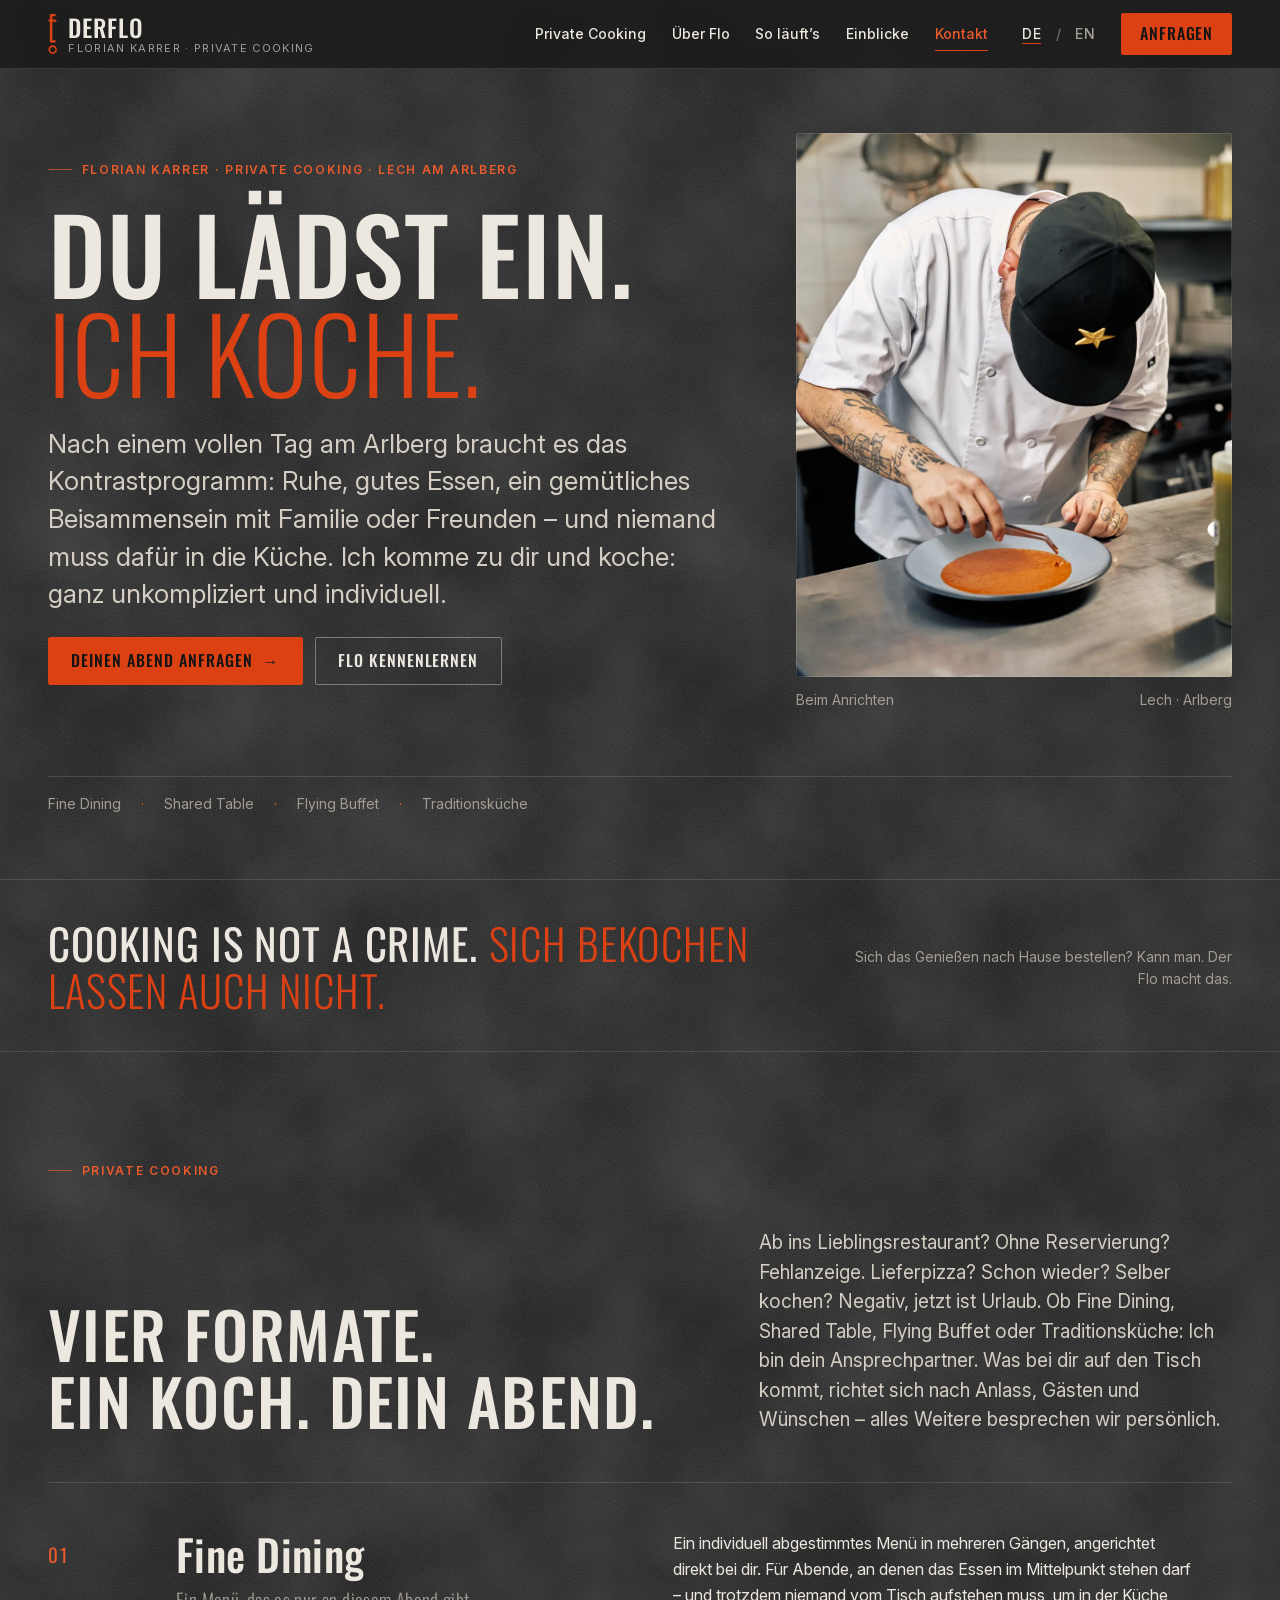
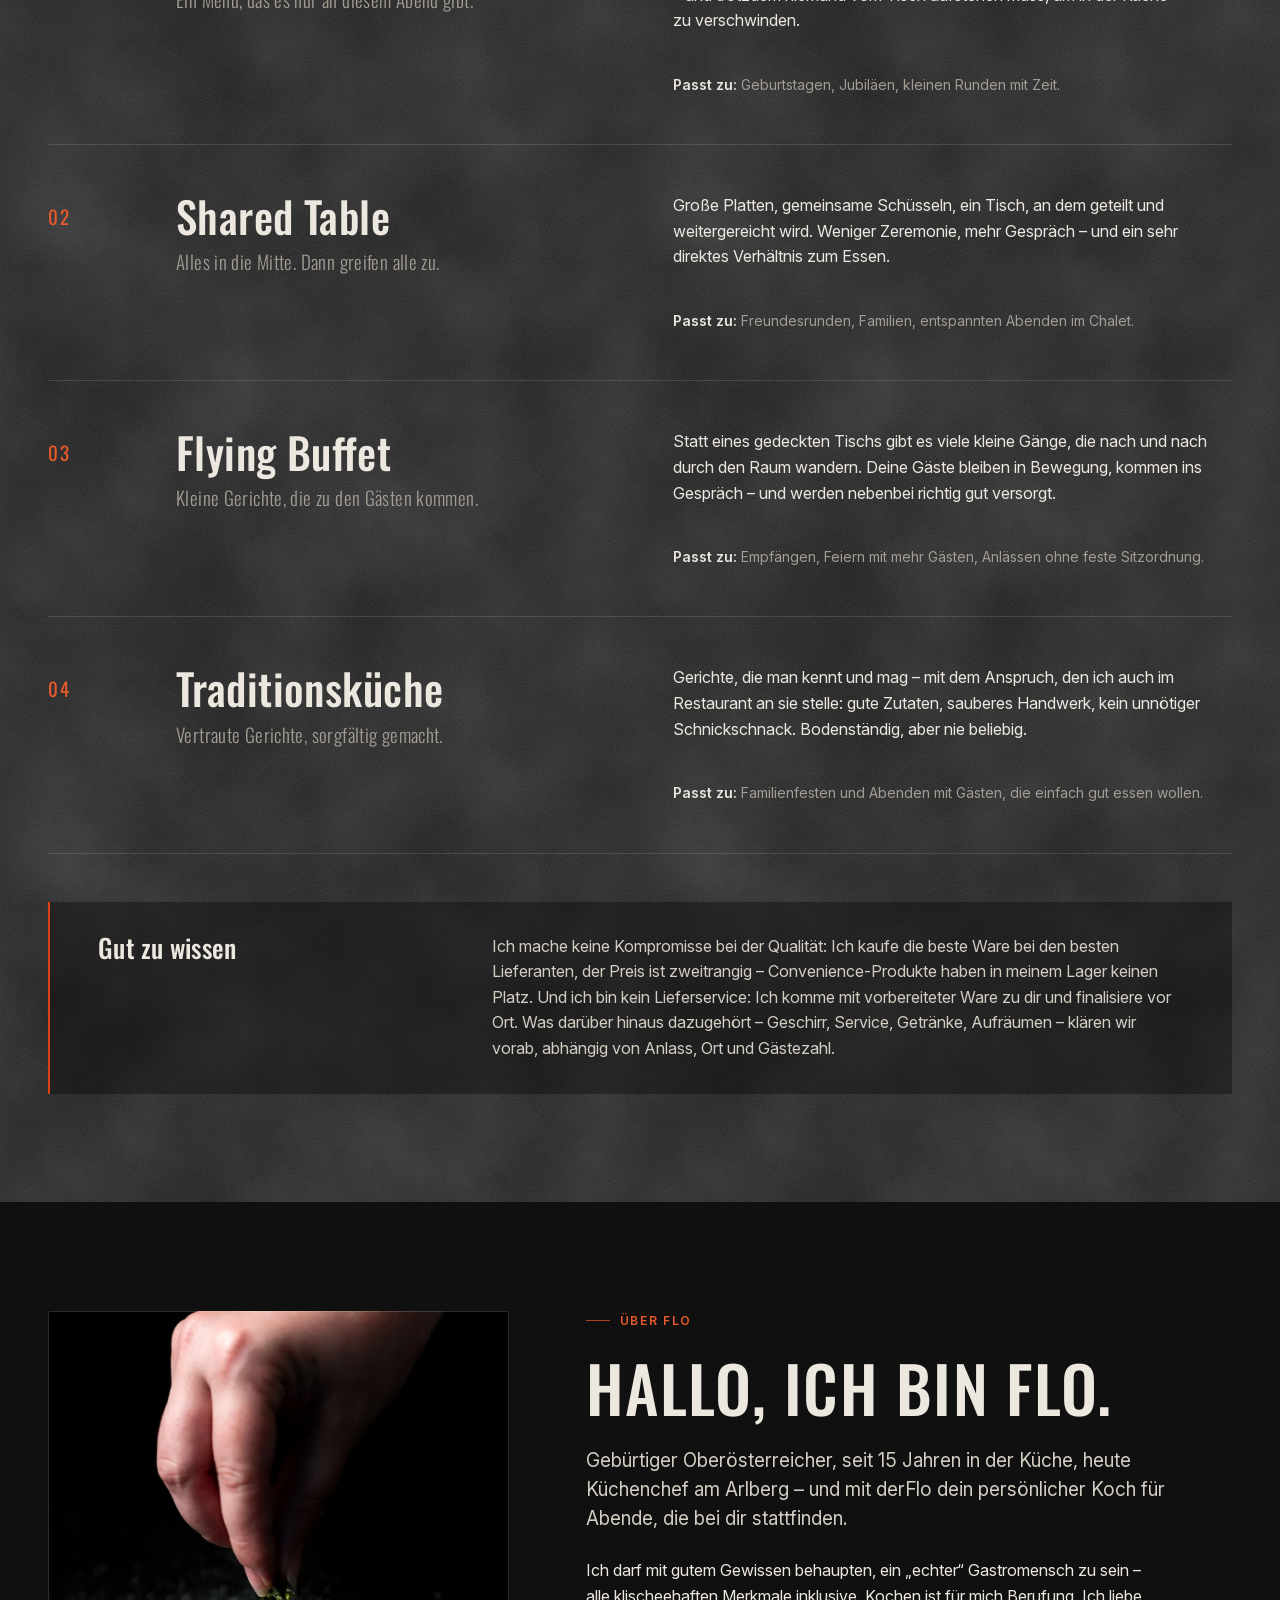
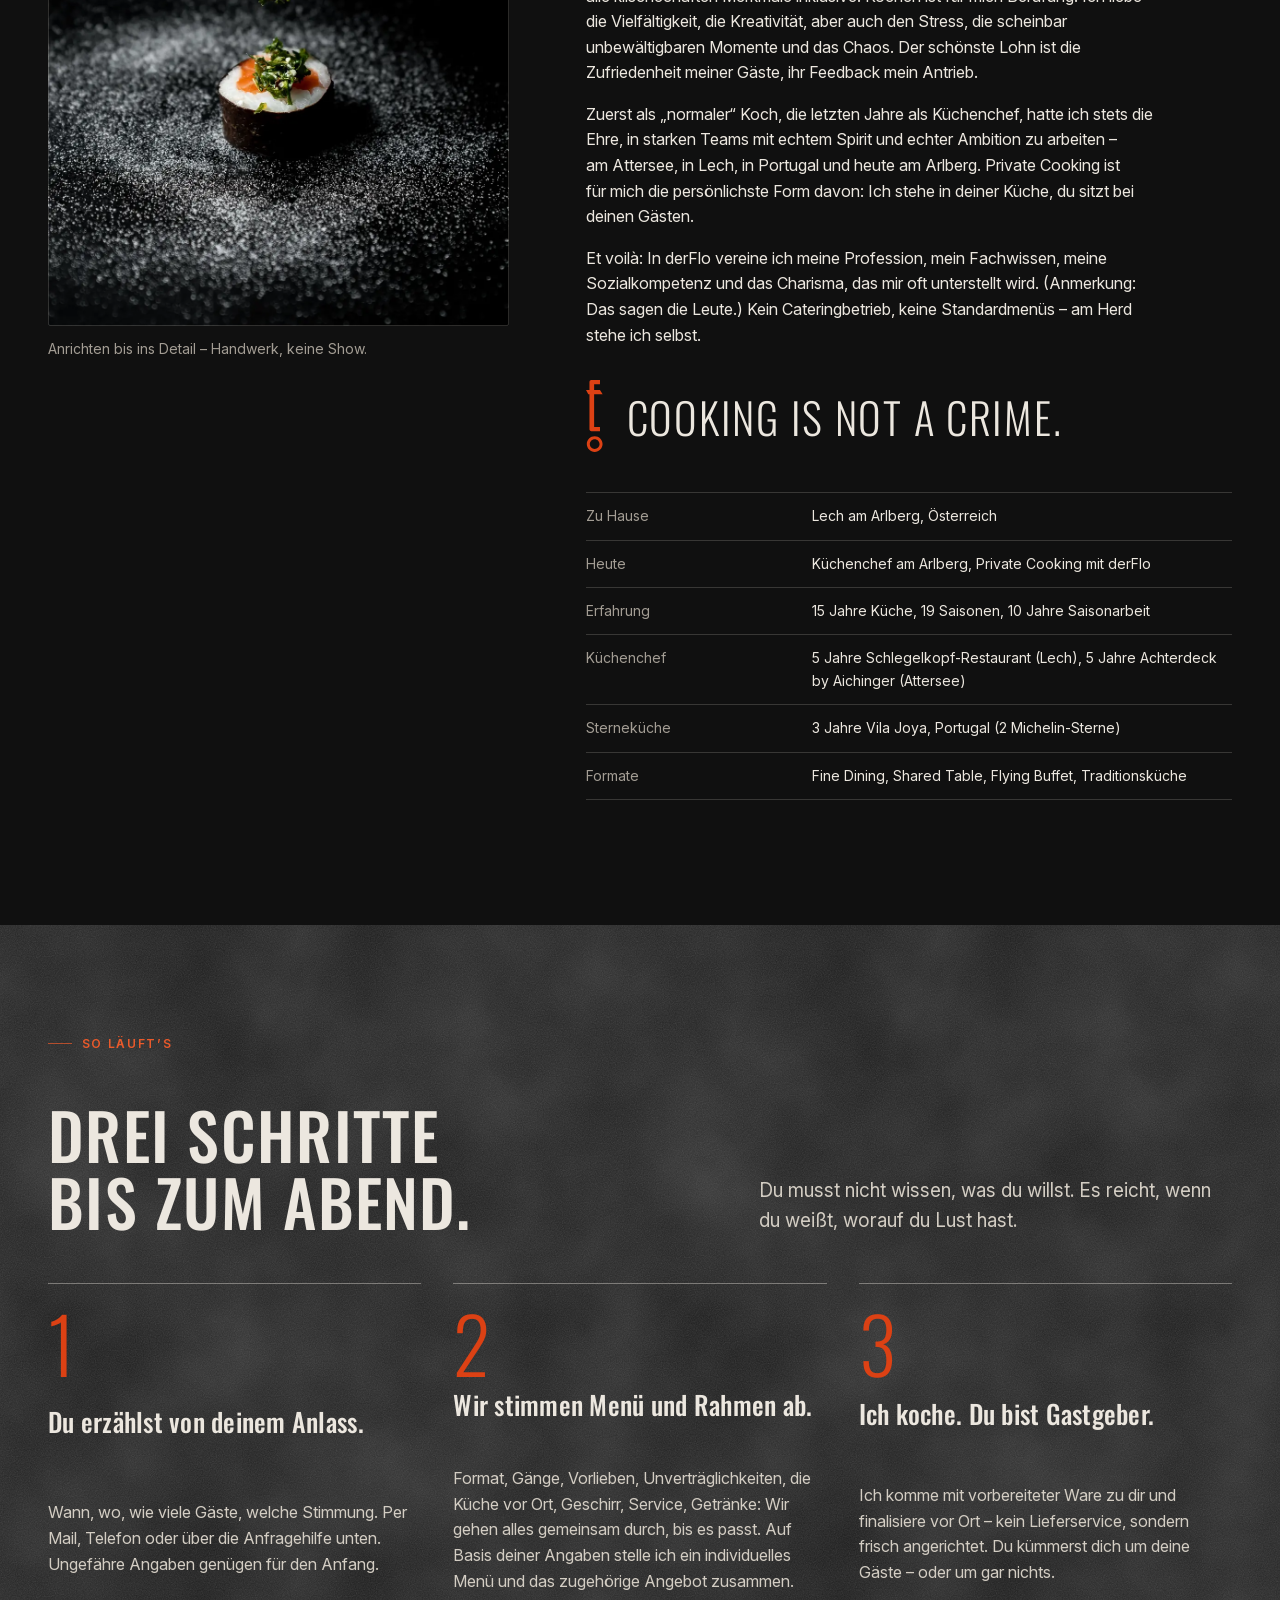
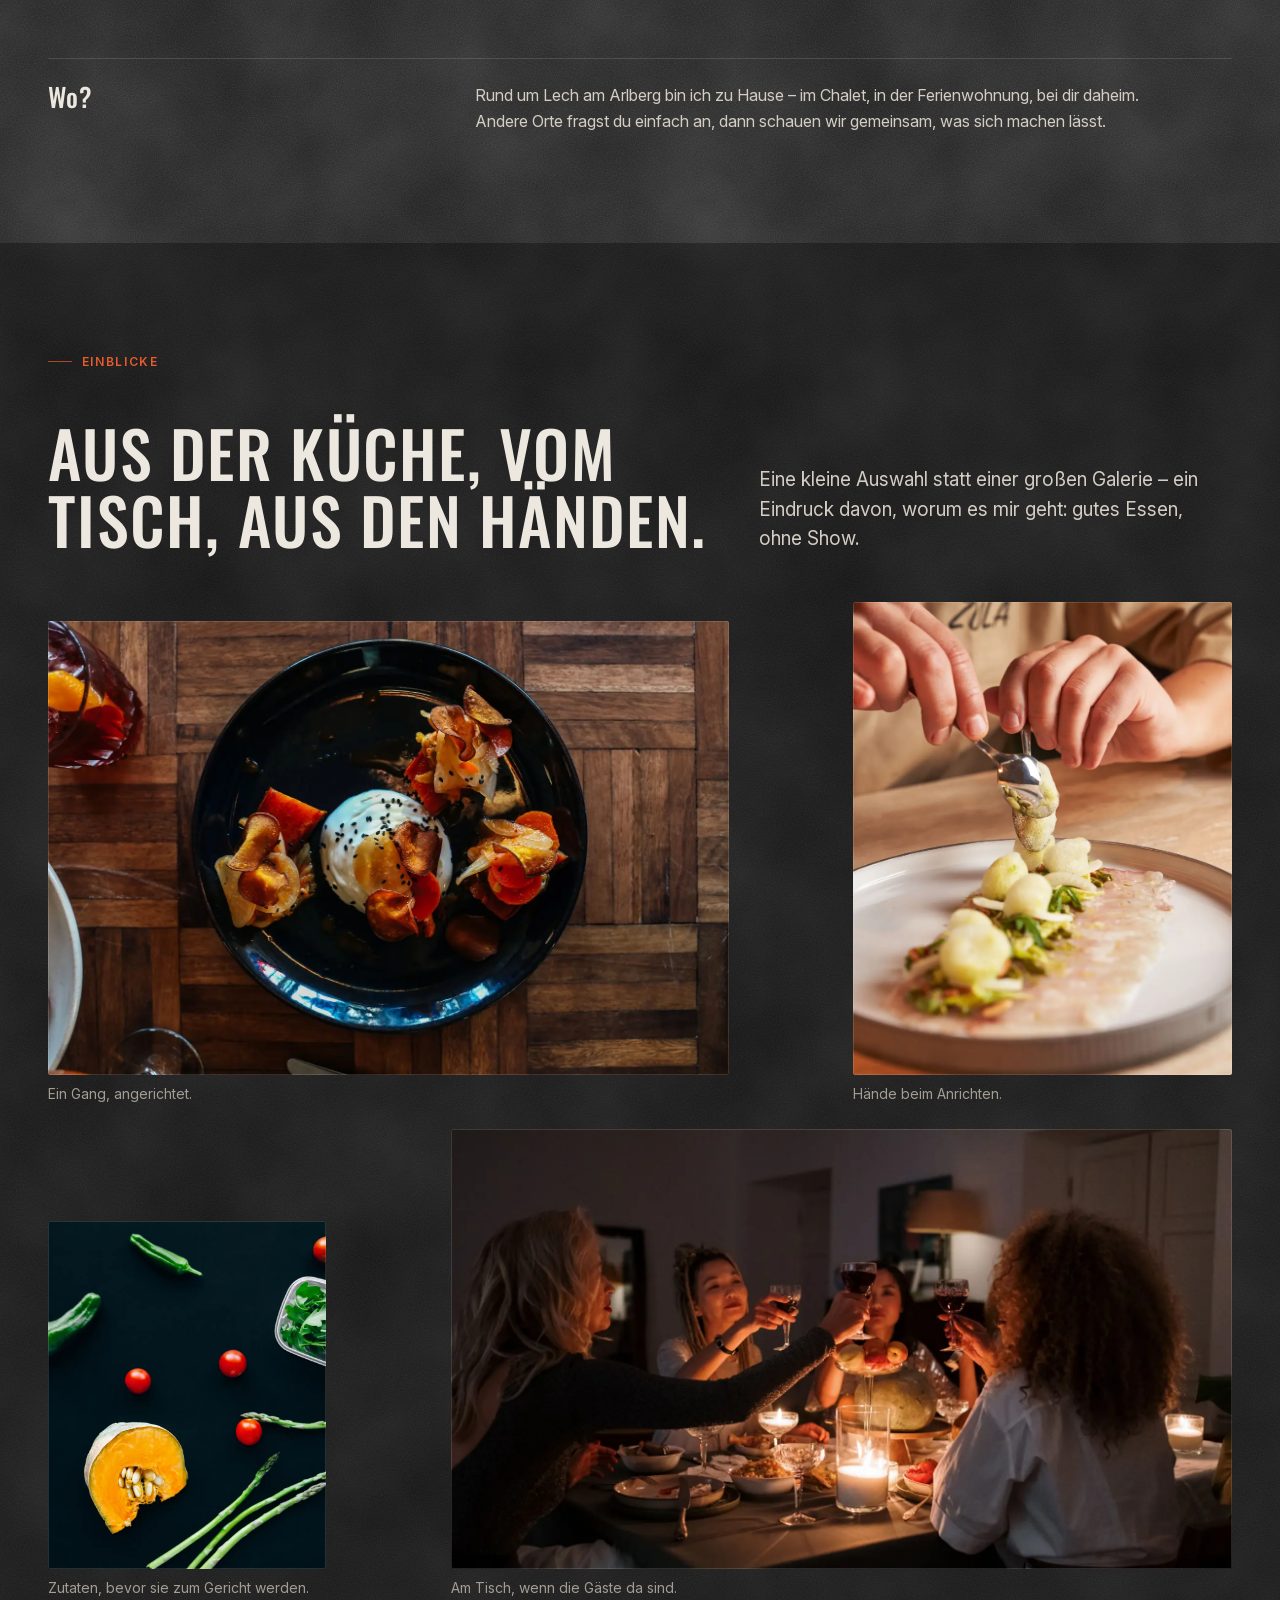
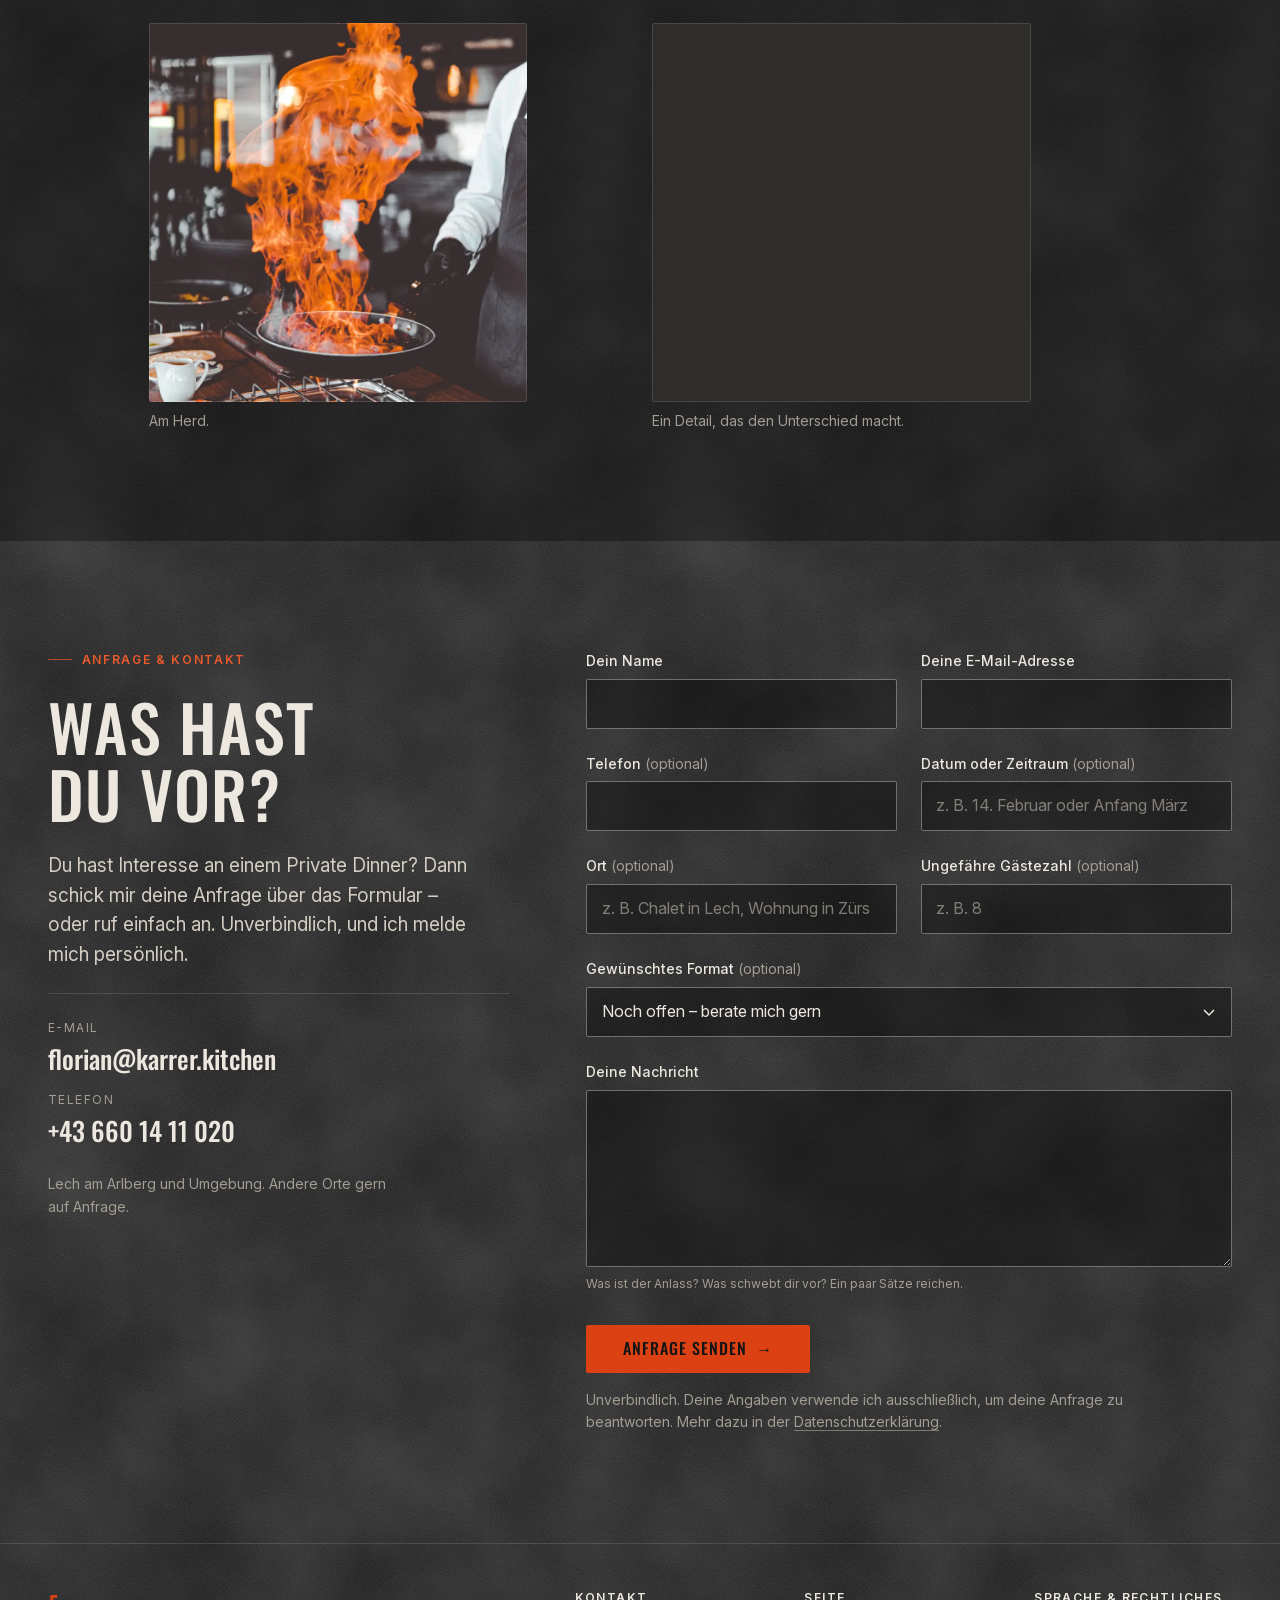
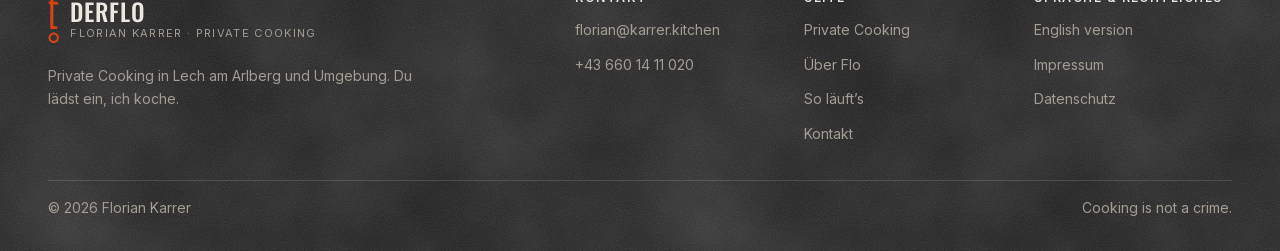
<file: index.html>
<!DOCTYPE html>
<html lang="de">
<head>
  <meta charset="utf-8">
  <meta name="viewport" content="width=device-width, initial-scale=1">
  <title>derFlo – Private Cooking mit Florian Karrer, Lech am Arlberg</title>
  <meta name="description" content="Du lädst ein, ich koche. Private Cooking mit Florian Karrer, Koch und Küchenchef aus Lech am Arlberg: Fine Dining, Shared Table, Flying Buffet und Traditionsküche – unkompliziert, individuell und bei dir vor Ort.">
  <meta name="author" content="Florian Karrer">
  <meta name="theme-color" content="#1a1a1a">
  <!-- Markiert früh, dass JavaScript läuft (steuert nur das mobile Navigationspanel und Einblendungen). -->
  <script>document.documentElement.classList.add("js");</script>

  <!-- Sprachversionen. hreflang benötigt für Suchmaschinen absolute URLs:
       sobald die Hauptdomain bestätigt ist, die relativen Pfade durch
       vollständige URLs ersetzen und die Canonical-Angabe ergänzen, z. B.
       <link rel="canonical" href="https://DOMAIN/">  -->
  <link rel="alternate" hreflang="de" href="index.html">
  <link rel="alternate" hreflang="en" href="en.html">
  <link rel="alternate" hreflang="x-default" href="index.html">

  <!-- Open Graph / Social. og:image sollte nach Domain-Freigabe absolut werden. -->
  <meta property="og:type" content="website">
  <meta property="og:site_name" content="derFlo – Florian Karrer">
  <meta property="og:title" content="Du lädst ein. Ich koche. – Private Cooking mit Florian Karrer">
  <meta property="og:description" content="Nach einem vollen Tag am Arlberg braucht es das Kontrastprogramm: Ruhe, gutes Essen, ein gemütliches Beisammensein mit Familie oder Freunden – und niemand muss dafür in die Küche. Ich komme zu dir und koche: ganz unkompliziert und individuell.">
  <meta property="og:image" content="assets/img/og-image.png">
  <meta property="og:image:width" content="1200">
  <meta property="og:image:height" content="630">
  <meta property="og:locale" content="de_AT">
  <meta property="og:locale:alternate" content="en_GB">
  <meta name="twitter:card" content="summary_large_image">

  <link rel="icon" href="assets/img/favicon.svg" type="image/svg+xml">
  <link rel="stylesheet" href="styles.css">

  <script type="application/ld+json">
  {
    "@context": "https://schema.org",
    "@type": "Person",
    "name": "Florian Karrer",
    "alternateName": "derFlo",
    "jobTitle": "Koch und Küchenchef",
    "description": "Private Cooking und Private Dining mit Florian Karrer, Koch und Küchenchef aus Lech am Arlberg.",
    "email": "mailto:florian@karrer.kitchen",
    "telephone": "+436601411020",
    "knowsAbout": ["Private Cooking", "Private Dining", "Fine Dining", "Shared Table", "Flying Buffet", "Traditionsküche"],
    "homeLocation": {
      "@type": "Place",
      "name": "Lech am Arlberg, Österreich"
    }
  }
  </script>
</head>
<body>
  <a class="skip-link" href="#main">Zum Inhalt springen</a>

  <header class="site-header" id="top">
    <div class="wrap">
      <a class="brand" href="#top" aria-label="derFlo – zum Seitenanfang">
        <img class="brand__mark" src="assets/img/logo.svg" width="134" height="580" alt="">
        <span class="brand__text">
          <span class="brand__name">derFlo</span>
          <span class="brand__sub">Florian Karrer · Private Cooking</span>
        </span>
      </a>

      <div class="header-actions">
        <a class="btn btn--primary header-cta" href="#anfrage">Anfragen</a>
        <button class="nav-toggle" type="button" aria-expanded="false" aria-controls="site-nav">
          <span class="nav-toggle__icon" aria-hidden="true"><span></span><span></span><span></span></span>
          <span class="nav-toggle__text">Menü</span>
        </button>
      </div>

      <nav class="site-nav" id="site-nav" aria-label="Hauptnavigation">
        <div class="site-nav__inner">
          <ul class="site-nav__list">
            <li><a class="site-nav__link" href="#private-cooking">Private Cooking</a></li>
            <li><a class="site-nav__link" href="#ueber-flo">Über Flo</a></li>
            <li><a class="site-nav__link" href="#so-laeufts">So läuft’s</a></li>
            <li><a class="site-nav__link" href="#einblicke">Einblicke</a></li>
            <li><a class="site-nav__link" href="#kontakt">Kontakt</a></li>
          </ul>
          <div class="site-nav__meta">
            <nav class="lang-switch" aria-label="Sprache wählen">
              <span aria-current="page" lang="de">DE</span>
              <span class="lang-switch__sep" aria-hidden="true">/</span>
              <a href="en.html" lang="en" hreflang="en">EN</a>
            </nav>
            <a class="btn btn--primary" href="#anfrage">Anfragen</a>
          </div>
        </div>
      </nav>
    </div>
  </header>

  <main id="main">

    <!-- ===================== HERO ===================== -->
    <section class="hero" aria-labelledby="hero-title">
      <div class="wrap">
        <div class="hero__grid">
          <div class="hero__text">
            <p class="eyebrow">Florian Karrer · Private Cooking · Lech am Arlberg</p>
            <h1 id="hero-title">Du lädst ein.<br><em>Ich koche.</em></h1>
            <p class="lead">Nach einem vollen Tag am Arlberg braucht es das Kontrastprogramm: Ruhe, gutes Essen, ein gemütliches Beisammensein mit Familie oder Freunden – und niemand muss dafür in die Küche. Ich komme zu dir und koche: ganz unkompliziert und individuell.</p>
            <div class="hero__actions">
              <a class="btn btn--primary" href="#anfrage">Deinen Abend anfragen <span class="arrow" aria-hidden="true">→</span></a>
              <a class="btn btn--ghost" href="#ueber-flo">Flo kennenlernen</a>
            </div>
          </div>

          <figure class="hero__figure">
            <!-- Vorläufiges Stockfoto (Pexels, siehe README „Bildnachweis“). Sobald ein freigegebenes Foto von Flo
                 beim Anrichten vorliegt (Hochformat 4:5), hier die Dateien in assets/img/photos/ austauschen. -->
            <picture>
              <source srcset="assets/img/photos/hero-anrichten.webp" type="image/webp">
              <img class="photo" src="assets/img/photos/hero-anrichten.jpg" width="1200" height="1500" alt="Koch richtet in einer Küche ein Gericht auf einem Teller an" fetchpriority="high">
            </picture>
            <figcaption>
              <span>Beim Anrichten</span>
              <span>Lech · Arlberg</span>
            </figcaption>
          </figure>
        </div>

        <ul class="hero__formats list-plain" aria-label="Formate">
          <li>Fine Dining</li>
          <li>Shared Table</li>
          <li>Flying Buffet</li>
          <li>Traditionsküche</li>
        </ul>
      </div>
    </section>

    <!-- ===================== CLAIM ===================== -->
    <aside class="claim" aria-label="Motto">
      <div class="wrap">
        <p class="claim__text" lang="en">Cooking is not a crime. <em lang="de">Sich bekochen lassen auch nicht.</em></p>
        <p class="claim__note">Sich das Genießen nach Hause bestellen? Kann man. Der Flo macht das.</p>
      </div>
    </aside>

    <!-- ===================== PRIVATE COOKING ===================== -->
    <section class="section" id="private-cooking" aria-labelledby="pc-title">
      <div class="wrap">
        <div class="section-head reveal">
          <p class="eyebrow">Private Cooking</p>
          <h2 id="pc-title">Vier Formate.<br>Ein Koch. Dein Abend.</h2>
          <p class="lead">Ab ins Lieblingsrestaurant? Ohne Reservierung? Fehlanzeige. Lieferpizza? Schon wieder? Selber kochen? Negativ, jetzt ist Urlaub. Ob Fine Dining, Shared Table, Flying Buffet oder Traditionsküche: Ich bin dein Ansprechpartner. Was bei dir auf den Tisch kommt, richtet sich nach Anlass, Gästen und Wünschen – alles Weitere besprechen wir persönlich.</p>
        </div>

        <ol class="formats">
          <li class="format reveal">
            <span class="format__num" aria-hidden="true">01</span>
            <div>
              <h3>Fine Dining</h3>
              <p class="format__tag">Ein Menü, das es nur an diesem Abend gibt.</p>
            </div>
            <div class="format__body">
              <p>Ein individuell abgestimmtes Menü in mehreren Gängen, angerichtet direkt bei dir. Für Abende, an denen das Essen im Mittelpunkt stehen darf – und trotzdem niemand vom Tisch aufstehen muss, um in der Küche zu verschwinden.</p>
              <p class="format__fit"><strong>Passt zu:</strong> Geburtstagen, Jubiläen, kleinen Runden mit Zeit.</p>
            </div>
          </li>

          <li class="format reveal">
            <span class="format__num" aria-hidden="true">02</span>
            <div>
              <h3>Shared Table</h3>
              <p class="format__tag">Alles in die Mitte. Dann greifen alle zu.</p>
            </div>
            <div class="format__body">
              <p>Große Platten, gemeinsame Schüsseln, ein Tisch, an dem geteilt und weitergereicht wird. Weniger Zeremonie, mehr Gespräch – und ein sehr direktes Verhältnis zum Essen.</p>
              <p class="format__fit"><strong>Passt zu:</strong> Freundesrunden, Familien, entspannten Abenden im Chalet.</p>
            </div>
          </li>

          <li class="format reveal">
            <span class="format__num" aria-hidden="true">03</span>
            <div>
              <h3>Flying Buffet</h3>
              <p class="format__tag">Kleine Gerichte, die zu den Gästen kommen.</p>
            </div>
            <div class="format__body">
              <p>Statt eines gedeckten Tischs gibt es viele kleine Gänge, die nach und nach durch den Raum wandern. Deine Gäste bleiben in Bewegung, kommen ins Gespräch – und werden nebenbei richtig gut versorgt.</p>
              <p class="format__fit"><strong>Passt zu:</strong> Empfängen, Feiern mit mehr Gästen, Anlässen ohne feste Sitzordnung.</p>
            </div>
          </li>

          <li class="format reveal">
            <span class="format__num" aria-hidden="true">04</span>
            <div>
              <h3>Traditionsküche</h3>
              <p class="format__tag">Vertraute Gerichte, sorgfältig gemacht.</p>
            </div>
            <div class="format__body">
              <p>Gerichte, die man kennt und mag – mit dem Anspruch, den ich auch im Restaurant an sie stelle: gute Zutaten, sauberes Handwerk, kein unnötiger Schnickschnack. Bodenständig, aber nie beliebig.</p>
              <p class="format__fit"><strong>Passt zu:</strong> Familienfesten und Abenden mit Gästen, die einfach gut essen wollen.</p>
            </div>
          </li>
        </ol>

        <aside class="note reveal" aria-labelledby="note-title">
          <h3 id="note-title">Gut zu wissen</h3>
          <p>Ich mache keine Kompromisse bei der Qualität: Ich kaufe die beste Ware bei den besten Lieferanten, der Preis ist zweitrangig – Convenience-Produkte haben in meinem Lager keinen Platz. Und ich bin kein Lieferservice: Ich komme mit vorbereiteter Ware zu dir und finalisiere vor Ort. Was darüber hinaus dazugehört – Geschirr, Service, Getränke, Aufräumen – klären wir vorab, abhängig von Anlass, Ort und Gästezahl.</p>
        </aside>
      </div>
    </section>

    <!-- ===================== ÜBER FLO ===================== -->
    <section class="section dark" id="ueber-flo" aria-labelledby="about-title">
      <div class="wrap">
        <div class="about__grid">
          <figure class="about__figure reveal">
            <!-- Vorläufiges Stockfoto (Pexels). Hier soll ein freigegebenes Porträt von Florian hin (Hochformat 3:4);
                 dann auch die Bildunterschrift anpassen, z. B. „Florian Karrer, Koch. Zu Hause in Lech am Arlberg.“ -->
            <picture>
              <source srcset="assets/img/photos/about-handwerk.webp" type="image/webp">
              <img class="photo" src="assets/img/photos/about-handwerk.jpg" width="1000" height="1333" alt="Hand streut Kräuter auf ein angerichtetes Gericht auf dunklem Untergrund" loading="lazy" decoding="async">
            </picture>
            <figcaption>Anrichten bis ins Detail – Handwerk, keine Show.</figcaption>
          </figure>

          <div class="about__text">
            <p class="eyebrow reveal">Über Flo</p>
            <h2 id="about-title" class="reveal">Hallo, ich bin Flo.</h2>
            <p class="lead reveal">Gebürtiger Oberösterreicher, seit 15 Jahren in der Küche, heute Küchenchef am Arlberg – und mit derFlo dein persönlicher Koch für Abende, die bei dir stattfinden.</p>

            <div class="about__copy reveal">
              <p>Ich darf mit gutem Gewissen behaupten, ein „echter“ Gastromensch zu sein – alle klischeehaften Merkmale inklusive. Kochen ist für mich Berufung. Ich liebe die Vielfältigkeit, die Kreativität, aber auch den Stress, die scheinbar unbewältigbaren Momente und das Chaos. Der schönste Lohn ist die Zufriedenheit meiner Gäste, ihr Feedback mein Antrieb.</p>
              <p>Zuerst als „normaler“ Koch, die letzten Jahre als Küchenchef, hatte ich stets die Ehre, in starken Teams mit echtem Spirit und echter Ambition zu arbeiten – am Attersee, in Lech, in Portugal und heute am Arlberg. Private Cooking ist für mich die persönlichste Form davon: Ich stehe in deiner Küche, du sitzt bei deinen Gästen.</p>
              <p>Et voilà: In derFlo vereine ich meine Profession, mein Fachwissen, meine Sozialkompetenz und das Charisma, das mir oft unterstellt wird. (Anmerkung: Das sagen die Leute.) Kein Cateringbetrieb, keine Standardmenüs – am Herd stehe ich selbst.</p>
            </div>

            <blockquote class="pull reveal" lang="en">
              <svg class="pull__mark" viewBox="0 0 134.31 580.48" aria-hidden="true" focusable="false"><path d="m65.56,375.25h.09v-39.77s-.07,0-.1,0V113.89h68.75l-21.62-33.43h-47.14v-47.03h47.14V0H43.2c-8.44,0-15.28,6.84-15.28,15.28v65.18H0l18.57,33.43h9.35v238.98s.07,0,.1,0v4.29s-.06,0-.09,0v40.25c0,8.43,6.84,15.27,15.27,15.27h69.5v-33.43h-47.14v-3.99Z"/><path d="m70,453.36c-35.1,0-63.56,28.46-63.56,63.56s28.46,63.56,63.56,63.56,63.56-28.46,63.56-63.56-28.46-63.56-63.56-63.56Zm0,102.76c-21.65,0-39.2-17.55-39.2-39.2s17.55-39.2,39.2-39.2,39.2,17.55,39.2,39.2-17.55,39.2-39.2,39.2Z"/></svg>
              <p>Cooking is not a crime.</p>
            </blockquote>

            <dl class="facts reveal">
              <div><dt>Zu Hause</dt><dd>Lech am Arlberg, Österreich</dd></div>
              <div><dt>Heute</dt><dd>Küchenchef am Arlberg, Private Cooking mit derFlo</dd></div>
              <div><dt>Erfahrung</dt><dd>15 Jahre Küche, 19 Saisonen, 10 Jahre Saisonarbeit</dd></div>
              <div><dt>Küchenchef</dt><dd>5 Jahre Schlegelkopf-Restaurant (Lech), 5 Jahre Achterdeck by Aichinger (Attersee)</dd></div>
              <div><dt>Sterneküche</dt><dd>3 Jahre Vila Joya, Portugal (2 Michelin-Sterne)</dd></div>
              <div><dt>Formate</dt><dd>Fine Dining, Shared Table, Flying Buffet, Traditionsküche</dd></div>
            </dl>
          </div>
        </div>
      </div>
    </section>

    <!-- ===================== SO LÄUFT'S ===================== -->
    <section class="section" id="so-laeufts" aria-labelledby="steps-title">
      <div class="wrap">
        <div class="section-head reveal">
          <p class="eyebrow">So läuft’s</p>
          <h2 id="steps-title">Drei Schritte bis zum Abend.</h2>
          <p class="lead">Du musst nicht wissen, was du willst. Es reicht, wenn du weißt, worauf du Lust hast.</p>
        </div>

        <ol class="steps">
          <li class="step reveal">
            <span class="step__num" aria-hidden="true">1</span>
            <h3>Du erzählst von deinem Anlass.</h3>
            <p>Wann, wo, wie viele Gäste, welche Stimmung. Per Mail, Telefon oder über die Anfragehilfe unten. Ungefähre Angaben genügen für den Anfang.</p>
          </li>
          <li class="step reveal">
            <span class="step__num" aria-hidden="true">2</span>
            <h3>Wir stimmen Menü und Rahmen ab.</h3>
            <p>Format, Gänge, Vorlieben, Unverträglichkeiten, die Küche vor Ort, Geschirr, Service, Getränke: Wir gehen alles gemeinsam durch, bis es passt. Auf Basis deiner Angaben stelle ich ein individuelles Menü und das zugehörige Angebot zusammen.</p>
          </li>
          <li class="step reveal">
            <span class="step__num" aria-hidden="true">3</span>
            <h3>Ich koche. Du bist Gastgeber.</h3>
            <p>Ich komme mit vorbereiteter Ware zu dir und finalisiere vor Ort – kein Lieferservice, sondern frisch angerichtet. Du kümmerst dich um deine Gäste – oder um gar nichts.</p>
          </li>
        </ol>

        <div class="steps-aside reveal">
          <h3>Wo?</h3>
          <p>Rund um Lech am Arlberg bin ich zu Hause – im Chalet, in der Ferienwohnung, bei dir daheim. Andere Orte fragst du einfach an, dann schauen wir gemeinsam, was sich machen lässt.</p>
        </div>
      </div>
    </section>

    <!-- ===================== EINBLICKE ===================== -->
    <section class="section tinted" id="einblicke" aria-labelledby="gallery-title">
      <div class="wrap">
        <div class="section-head reveal">
          <p class="eyebrow">Einblicke</p>
          <h2 id="gallery-title">Aus der Küche, vom Tisch, aus den Händen.</h2>
          <p class="lead">Eine kleine Auswahl statt einer großen Galerie – ein Eindruck davon, worum es mir geht: gutes Essen, ohne Show.</p>
        </div>

        <!-- Sechs kuratierte Bilder, derzeit vorläufige Stockfotos (Pexels, siehe README „Bildnachweis“).
             Sobald eigene Fotos vorliegen: Dateien in assets/img/photos/ austauschen (gleiche Seitenverhältnisse),
             width/height und alt-Text anpassen. -->
        <div class="gallery">
          <figure class="g1 reveal">
            <picture>
              <source srcset="assets/img/photos/g1-gericht.webp" type="image/webp">
              <img class="photo" src="assets/img/photos/g1-gericht.jpg" width="1400" height="933" alt="Angerichteter Teller mit Burrata und gebratenem Gemüse auf dunklem Holztisch" loading="lazy" decoding="async">
            </picture>
            <figcaption>Ein Gang, angerichtet.</figcaption>
          </figure>
          <figure class="g2 reveal">
            <picture>
              <source srcset="assets/img/photos/g2-haende.webp" type="image/webp">
              <img class="photo" src="assets/img/photos/g2-haende.jpg" width="900" height="1125" alt="Hände richten mit einem Löffel ein Gericht auf einem Teller an" loading="lazy" decoding="async">
            </picture>
            <figcaption>Hände beim Anrichten.</figcaption>
          </figure>
          <figure class="g3 reveal">
            <picture>
              <source srcset="assets/img/photos/g3-zutaten.webp" type="image/webp">
              <img class="photo" src="assets/img/photos/g3-zutaten.jpg" width="900" height="1125" alt="Frisches Gemüse – Kürbis, Spargel, Tomaten, Chili – auf schwarzem Untergrund" loading="lazy" decoding="async">
            </picture>
            <figcaption>Zutaten, bevor sie zum Gericht werden.</figcaption>
          </figure>
          <figure class="g4 reveal">
            <picture>
              <source srcset="assets/img/photos/g4-am-tisch.webp" type="image/webp">
              <img class="photo" src="assets/img/photos/g4-am-tisch.jpg" width="1600" height="900" alt="Gäste stoßen an einem Esstisch bei Kerzenlicht mit Weingläsern an" loading="lazy" decoding="async">
            </picture>
            <figcaption>Am Tisch, wenn die Gäste da sind.</figcaption>
          </figure>
          <figure class="g5 reveal">
            <picture>
              <source srcset="assets/img/photos/g5-am-herd.webp" type="image/webp">
              <img class="photo" src="assets/img/photos/g5-am-herd.jpg" width="900" height="900" alt="Flammen schlagen aus einer Pfanne auf einem Gasherd" loading="lazy" decoding="async">
            </picture>
            <figcaption>Am Herd.</figcaption>
          </figure>
          <figure class="g6 reveal">
            <picture>
              <source srcset="assets/img/photos/g6-detail.webp" type="image/webp">
              <img class="photo" src="assets/img/photos/g6-detail.jpg" width="900" height="900" alt="Angerichtetes Gericht mit Sauce auf einem weißen Teller mit Goldrand" loading="lazy" decoding="async">
            </picture>
            <figcaption>Ein Detail, das den Unterschied macht.</figcaption>
          </figure>
        </div>
      </div>
    </section>

    <!-- ===================== ANFRAGE & KONTAKT ===================== -->
    <section class="section" id="kontakt" aria-labelledby="contact-title">
      <div class="wrap">
        <div class="contact__grid">
          <div class="contact__intro">
            <p class="eyebrow reveal">Anfrage &amp; Kontakt</p>
            <h2 id="contact-title" class="reveal">Was hast du vor?</h2>
            <p class="lead reveal">Du hast Interesse an einem Private Dinner? Dann schick mir deine Anfrage über das Formular – oder ruf einfach an. Unverbindlich, und ich melde mich persönlich.</p>

            <address class="contact__direct reveal">
              <div>
                <small>E-Mail</small>
                <a href="mailto:florian@karrer.kitchen">florian@karrer.kitchen</a>
              </div>
              <div>
                <small>Telefon</small>
                <a href="tel:+436601411020">+43 660 14 11 020</a>
              </div>
            </address>

            <p class="contact__where reveal">Lech am Arlberg und Umgebung. Andere Orte gern auf Anfrage.</p>
          </div>

          <div id="anfrage">
            <!-- Die Anfragehilfe wird ohne JavaScript ganz normal an anfrage.php gesendet.
                 Mit JavaScript werden Eingaben vorab geprüft und die Antwort direkt hier angezeigt. -->
            <form class="form" action="anfrage.php" method="post" novalidate>
              <input type="hidden" name="lang" value="de">
              <div class="honeypot" aria-hidden="true">
                <label for="website">Bitte dieses Feld leer lassen</label>
                <input type="text" id="website" name="website" tabindex="-1" autocomplete="off">
              </div>

              <div class="form__row form__row--2">
                <div class="field">
                  <label for="name">Dein Name</label>
                  <input type="text" id="name" name="name" required autocomplete="name" aria-describedby="name-error">
                  <p class="field__error" id="name-error" aria-live="polite"></p>
                </div>
                <div class="field">
                  <label for="email">Deine E-Mail-Adresse</label>
                  <input type="email" id="email" name="email" required autocomplete="email" inputmode="email" aria-describedby="email-error">
                  <p class="field__error" id="email-error" aria-live="polite"></p>
                </div>
              </div>

              <div class="form__row form__row--2">
                <div class="field">
                  <label for="phone">Telefon <span class="optional">(optional)</span></label>
                  <input type="tel" id="phone" name="phone" autocomplete="tel" inputmode="tel" aria-describedby="phone-error">
                  <p class="field__error" id="phone-error" aria-live="polite"></p>
                </div>
                <div class="field">
                  <label for="date">Datum oder Zeitraum <span class="optional">(optional)</span></label>
                  <input type="text" id="date" name="date" placeholder="z. B. 14. Februar oder Anfang März" aria-describedby="date-error">
                  <p class="field__error" id="date-error" aria-live="polite"></p>
                </div>
              </div>

              <div class="form__row form__row--2">
                <div class="field">
                  <label for="location">Ort <span class="optional">(optional)</span></label>
                  <input type="text" id="location" name="location" placeholder="z. B. Chalet in Lech, Wohnung in Zürs" aria-describedby="location-error">
                  <p class="field__error" id="location-error" aria-live="polite"></p>
                </div>
                <div class="field">
                  <label for="guests">Ungefähre Gästezahl <span class="optional">(optional)</span></label>
                  <input type="text" id="guests" name="guests" inputmode="numeric" placeholder="z. B. 8" aria-describedby="guests-error">
                  <p class="field__error" id="guests-error" aria-live="polite"></p>
                </div>
              </div>

              <div class="field">
                <label for="format">Gewünschtes Format <span class="optional">(optional)</span></label>
                <select id="format" name="format" aria-describedby="format-error">
                  <option value="">Noch offen – berate mich gern</option>
                  <option value="Fine Dining">Fine Dining</option>
                  <option value="Shared Table">Shared Table</option>
                  <option value="Flying Buffet">Flying Buffet</option>
                  <option value="Traditionsküche">Traditionsküche</option>
                </select>
                <p class="field__error" id="format-error" aria-live="polite"></p>
              </div>

              <div class="field">
                <label for="message">Deine Nachricht</label>
                <textarea id="message" name="message" required rows="6" aria-describedby="message-hint message-error"></textarea>
                <p class="field__hint" id="message-hint">Was ist der Anlass? Was schwebt dir vor? Ein paar Sätze reichen.</p>
                <p class="field__error" id="message-error" aria-live="polite"></p>
              </div>

              <div class="form__footer">
                <div class="form__status" role="status" aria-live="polite"></div>
                <button class="btn btn--primary" type="submit">Anfrage senden <span class="arrow" aria-hidden="true">→</span></button>
                <p class="form__privacy">Unverbindlich. Deine Angaben verwende ich ausschließlich, um deine Anfrage zu beantworten. Mehr dazu in der <a href="datenschutz.html">Datenschutzerklärung</a>.</p>
              </div>
            </form>
          </div>
        </div>
      </div>
    </section>
  </main>

  <!-- ===================== FOOTER ===================== -->
  <footer class="site-footer">
    <div class="wrap">
      <div class="site-footer__grid">
        <div>
          <a class="brand" href="#top">
            <img class="brand__mark" src="assets/img/logo.svg" width="134" height="580" alt="">
            <span class="brand__text">
              <span class="brand__name">derFlo</span>
              <span class="brand__sub">Florian Karrer · Private Cooking</span>
            </span>
          </a>
          <p style="margin-top: 1rem; max-width: 26em;">Private Cooking in Lech am Arlberg und Umgebung. Du lädst ein, ich koche.</p>
        </div>
        <div>
          <h2>Kontakt</h2>
          <ul>
            <li><a href="mailto:florian@karrer.kitchen">florian@karrer.kitchen</a></li>
            <li><a href="tel:+436601411020">+43 660 14 11 020</a></li>
          </ul>
        </div>
        <div>
          <h2>Seite</h2>
          <ul>
            <li><a href="#private-cooking">Private Cooking</a></li>
            <li><a href="#ueber-flo">Über Flo</a></li>
            <li><a href="#so-laeufts">So läuft’s</a></li>
            <li><a href="#kontakt">Kontakt</a></li>
          </ul>
        </div>
        <div>
          <h2>Sprache &amp; Rechtliches</h2>
          <ul>
            <li><a href="en.html" lang="en" hreflang="en">English version</a></li>
            <li><a href="impressum.html">Impressum</a></li>
            <li><a href="datenschutz.html">Datenschutz</a></li>
          </ul>
        </div>
      </div>
      <div class="site-footer__bottom">
        <span>© <span data-year>2026</span> Florian Karrer</span>
        <span lang="en">Cooking is not a crime.</span>
      </div>
    </div>
  </footer>

  <script src="script.js" defer></script>
</body>
</html>
</file>
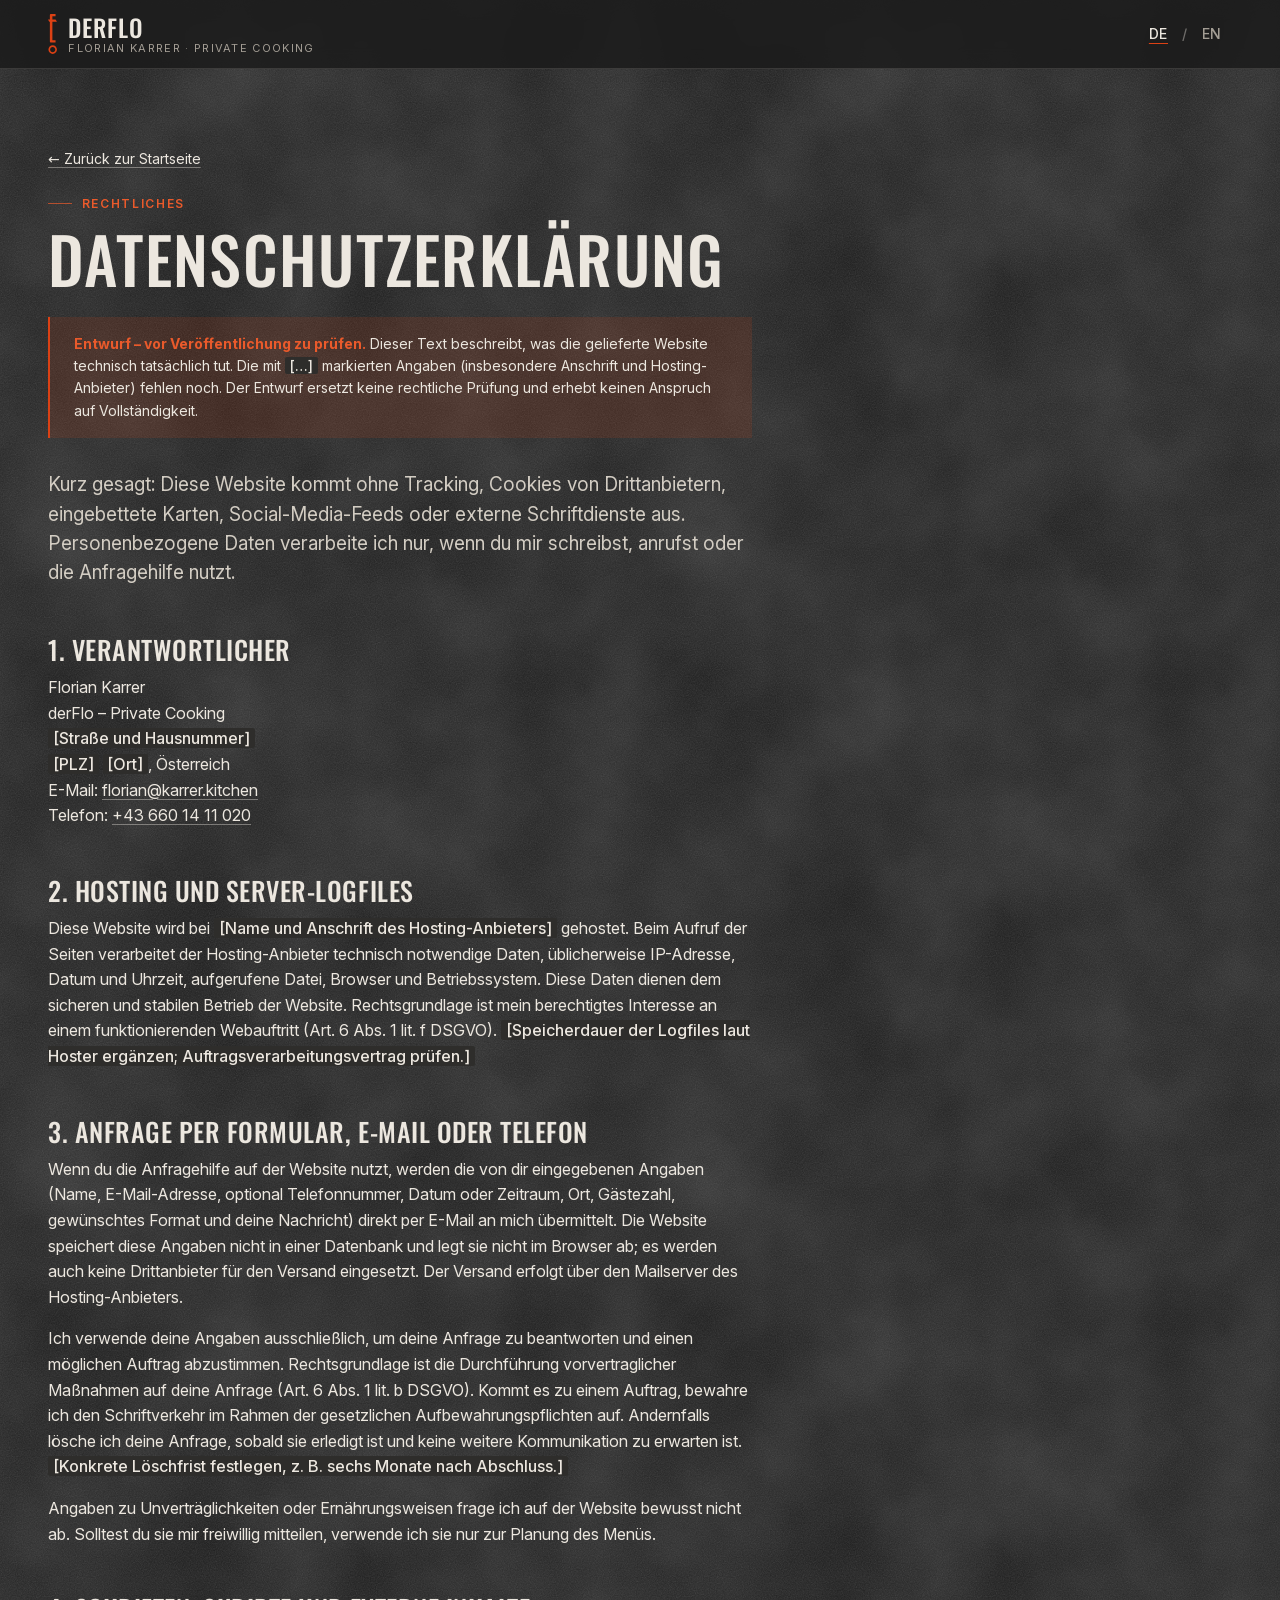
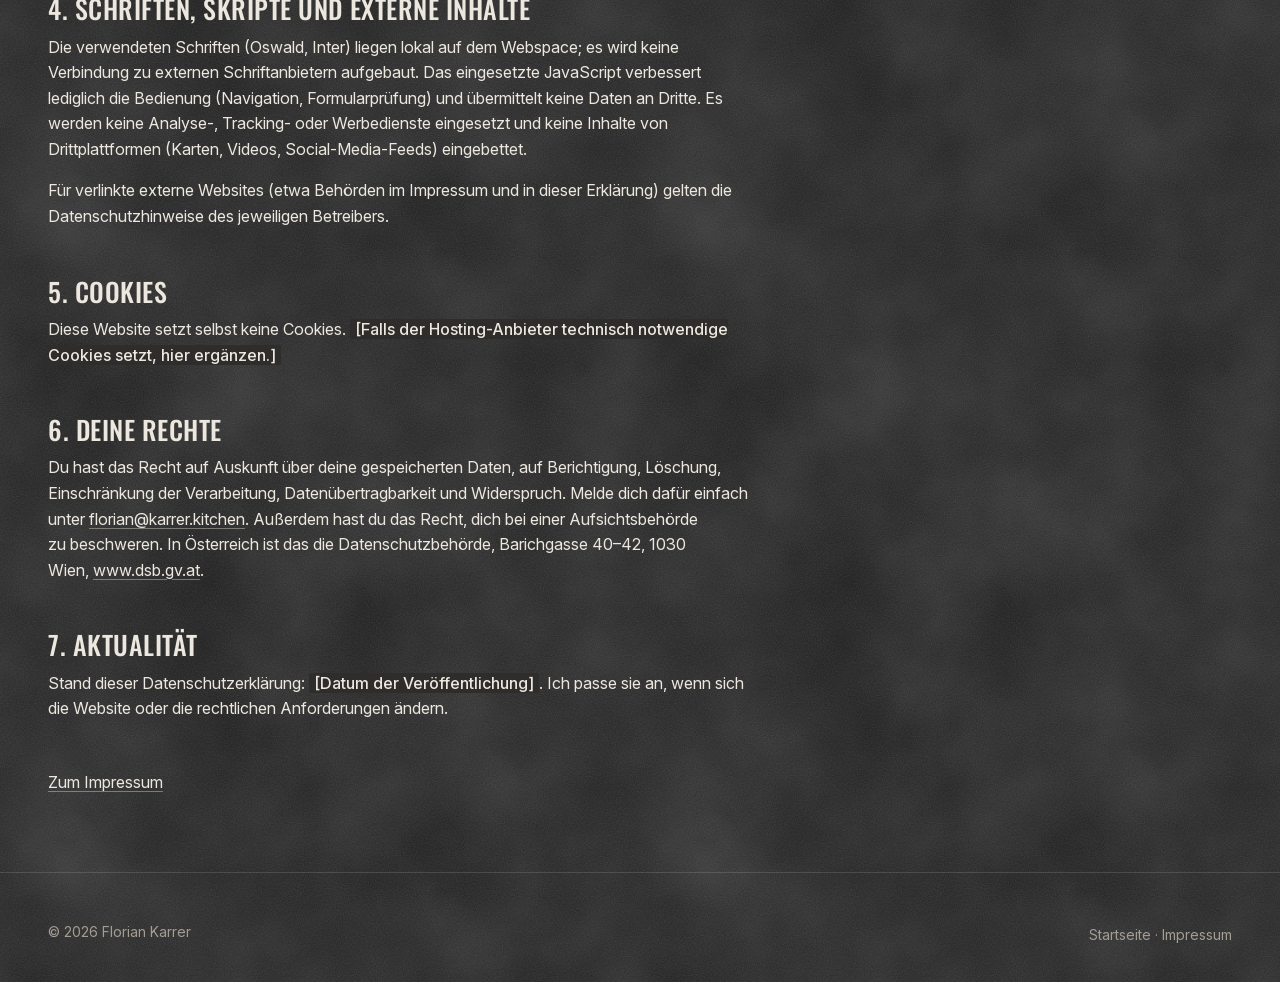
<file: datenschutz.html>
<!DOCTYPE html>
<html lang="de">
<head>
  <meta charset="utf-8">
  <meta name="viewport" content="width=device-width, initial-scale=1">
  <title>Datenschutz – derFlo, Florian Karrer</title>
  <meta name="description" content="Datenschutzerklärung der Website derFlo – Private Cooking mit Florian Karrer.">
  <meta name="robots" content="noindex, follow">
  <link rel="icon" href="assets/img/favicon.svg" type="image/svg+xml">
  <link rel="stylesheet" href="styles.css">
</head>
<body>
  <a class="skip-link" href="#main">Zum Inhalt springen</a>

  <header class="site-header">
    <div class="wrap">
      <a class="brand" href="index.html">
        <img class="brand__mark" src="assets/img/logo.svg" width="134" height="580" alt="">
        <span class="brand__text">
          <span class="brand__name">derFlo</span>
          <span class="brand__sub">Florian Karrer · Private Cooking</span>
        </span>
      </a>
      <nav class="lang-switch" aria-label="Sprache wählen">
        <span aria-current="page" lang="de">DE</span>
        <span class="lang-switch__sep" aria-hidden="true">/</span>
        <a href="en.html" lang="en" hreflang="en">EN</a>
      </nav>
    </div>
  </header>

  <main class="page" id="main">
    <div class="wrap">
      <div class="page__inner">
        <a class="back" href="index.html">← Zurück zur Startseite</a>
        <p class="eyebrow">Rechtliches</p>
        <h1>Datenschutzerklärung</h1>

        <div class="draft" role="note">
          <strong>Entwurf – vor Veröffentlichung zu prüfen.</strong> Dieser Text beschreibt, was die gelieferte Website technisch tatsächlich tut. Die mit <span class="todo">[…]</span> markierten Angaben (insbesondere Anschrift und Hosting-Anbieter) fehlen noch. Der Entwurf ersetzt keine rechtliche Prüfung und erhebt keinen Anspruch auf Vollständigkeit.
        </div>

        <p class="lead">Kurz gesagt: Diese Website kommt ohne Tracking, Cookies von Drittanbietern, eingebettete Karten, Social-Media-Feeds oder externe Schriftdienste aus. Personenbezogene Daten verarbeite ich nur, wenn du mir schreibst, anrufst oder die Anfragehilfe nutzt.</p>

        <h2>1. Verantwortlicher</h2>
        <p>
          Florian Karrer<br>
          derFlo – Private Cooking<br>
          <span class="todo">[Straße und Hausnummer]</span><br>
          <span class="todo">[PLZ]</span> <span class="todo">[Ort]</span>, Österreich<br>
          E-Mail: <a href="mailto:florian@karrer.kitchen">florian@karrer.kitchen</a><br>
          Telefon: <a href="tel:+436601411020">+43 660 14 11 020</a>
        </p>

        <h2>2. Hosting und Server-Logfiles</h2>
        <p>Diese Website wird bei <span class="todo">[Name und Anschrift des Hosting-Anbieters]</span> gehostet. Beim Aufruf der Seiten verarbeitet der Hosting-Anbieter technisch notwendige Daten, üblicherweise IP-Adresse, Datum und Uhrzeit, aufgerufene Datei, Browser und Betriebssystem. Diese Daten dienen dem sicheren und stabilen Betrieb der Website. Rechtsgrundlage ist mein berechtigtes Interesse an einem funktionierenden Webauftritt (Art. 6 Abs. 1 lit. f DSGVO). <span class="todo">[Speicherdauer der Logfiles laut Hoster ergänzen; Auftragsverarbeitungsvertrag prüfen.]</span></p>

        <h2>3. Anfrage per Formular, E-Mail oder Telefon</h2>
        <p>Wenn du die Anfragehilfe auf der Website nutzt, werden die von dir eingegebenen Angaben (Name, E-Mail-Adresse, optional Telefonnummer, Datum oder Zeitraum, Ort, Gästezahl, gewünschtes Format und deine Nachricht) direkt per E-Mail an mich übermittelt. Die Website speichert diese Angaben nicht in einer Datenbank und legt sie nicht im Browser ab; es werden auch keine Drittanbieter für den Versand eingesetzt. Der Versand erfolgt über den Mailserver des Hosting-Anbieters.</p>
        <p>Ich verwende deine Angaben ausschließlich, um deine Anfrage zu beantworten und einen möglichen Auftrag abzustimmen. Rechtsgrundlage ist die Durchführung vorvertraglicher Maßnahmen auf deine Anfrage (Art. 6 Abs. 1 lit. b DSGVO). Kommt es zu einem Auftrag, bewahre ich den Schriftverkehr im Rahmen der gesetzlichen Aufbewahrungspflichten auf. Andernfalls lösche ich deine Anfrage, sobald sie erledigt ist und keine weitere Kommunikation zu erwarten ist. <span class="todo">[Konkrete Löschfrist festlegen, z. B. sechs Monate nach Abschluss.]</span></p>
        <p>Angaben zu Unverträglichkeiten oder Ernährungsweisen frage ich auf der Website bewusst nicht ab. Solltest du sie mir freiwillig mitteilen, verwende ich sie nur zur Planung des Menüs.</p>

        <h2>4. Schriften, Skripte und externe Inhalte</h2>
        <p>Die verwendeten Schriften (Oswald, Inter) liegen lokal auf dem Webspace; es wird keine Verbindung zu externen Schriftanbietern aufgebaut. Das eingesetzte JavaScript verbessert lediglich die Bedienung (Navigation, Formularprüfung) und übermittelt keine Daten an Dritte. Es werden keine Analyse-, Tracking- oder Werbedienste eingesetzt und keine Inhalte von Drittplattformen (Karten, Videos, Social-Media-Feeds) eingebettet.</p>
        <p>Für verlinkte externe Websites (etwa Behörden im Impressum und in dieser Erklärung) gelten die Datenschutzhinweise des jeweiligen Betreibers.</p>

        <h2>5. Cookies</h2>
        <p>Diese Website setzt selbst keine Cookies. <span class="todo">[Falls der Hosting-Anbieter technisch notwendige Cookies setzt, hier ergänzen.]</span></p>

        <h2>6. Deine Rechte</h2>
        <p>Du hast das Recht auf Auskunft über deine gespeicherten Daten, auf Berichtigung, Löschung, Einschränkung der Verarbeitung, Datenübertragbarkeit und Widerspruch. Melde dich dafür einfach unter <a href="mailto:florian@karrer.kitchen">florian@karrer.kitchen</a>. Außerdem hast du das Recht, dich bei einer Aufsichtsbehörde zu beschweren. In Österreich ist das die Datenschutzbehörde, Barichgasse 40–42, 1030 Wien, <a href="https://www.dsb.gv.at/" rel="noopener">www.dsb.gv.at</a>.</p>

        <h2>7. Aktualität</h2>
        <p>Stand dieser Datenschutzerklärung: <span class="todo">[Datum der Veröffentlichung]</span>. Ich passe sie an, wenn sich die Website oder die rechtlichen Anforderungen ändern.</p>

        <p style="margin-top: 3rem;"><a href="impressum.html">Zum Impressum</a></p>
      </div>
    </div>
  </main>

  <footer class="site-footer">
    <div class="wrap">
      <div class="site-footer__bottom" style="margin-top:0; border-top:0; padding-top:0;">
        <span>© <span data-year>2026</span> Florian Karrer</span>
        <span><a href="index.html">Startseite</a> · <a href="impressum.html">Impressum</a></span>
      </div>
    </div>
  </footer>

  <script src="script.js" defer></script>
</body>
</html>
</file>
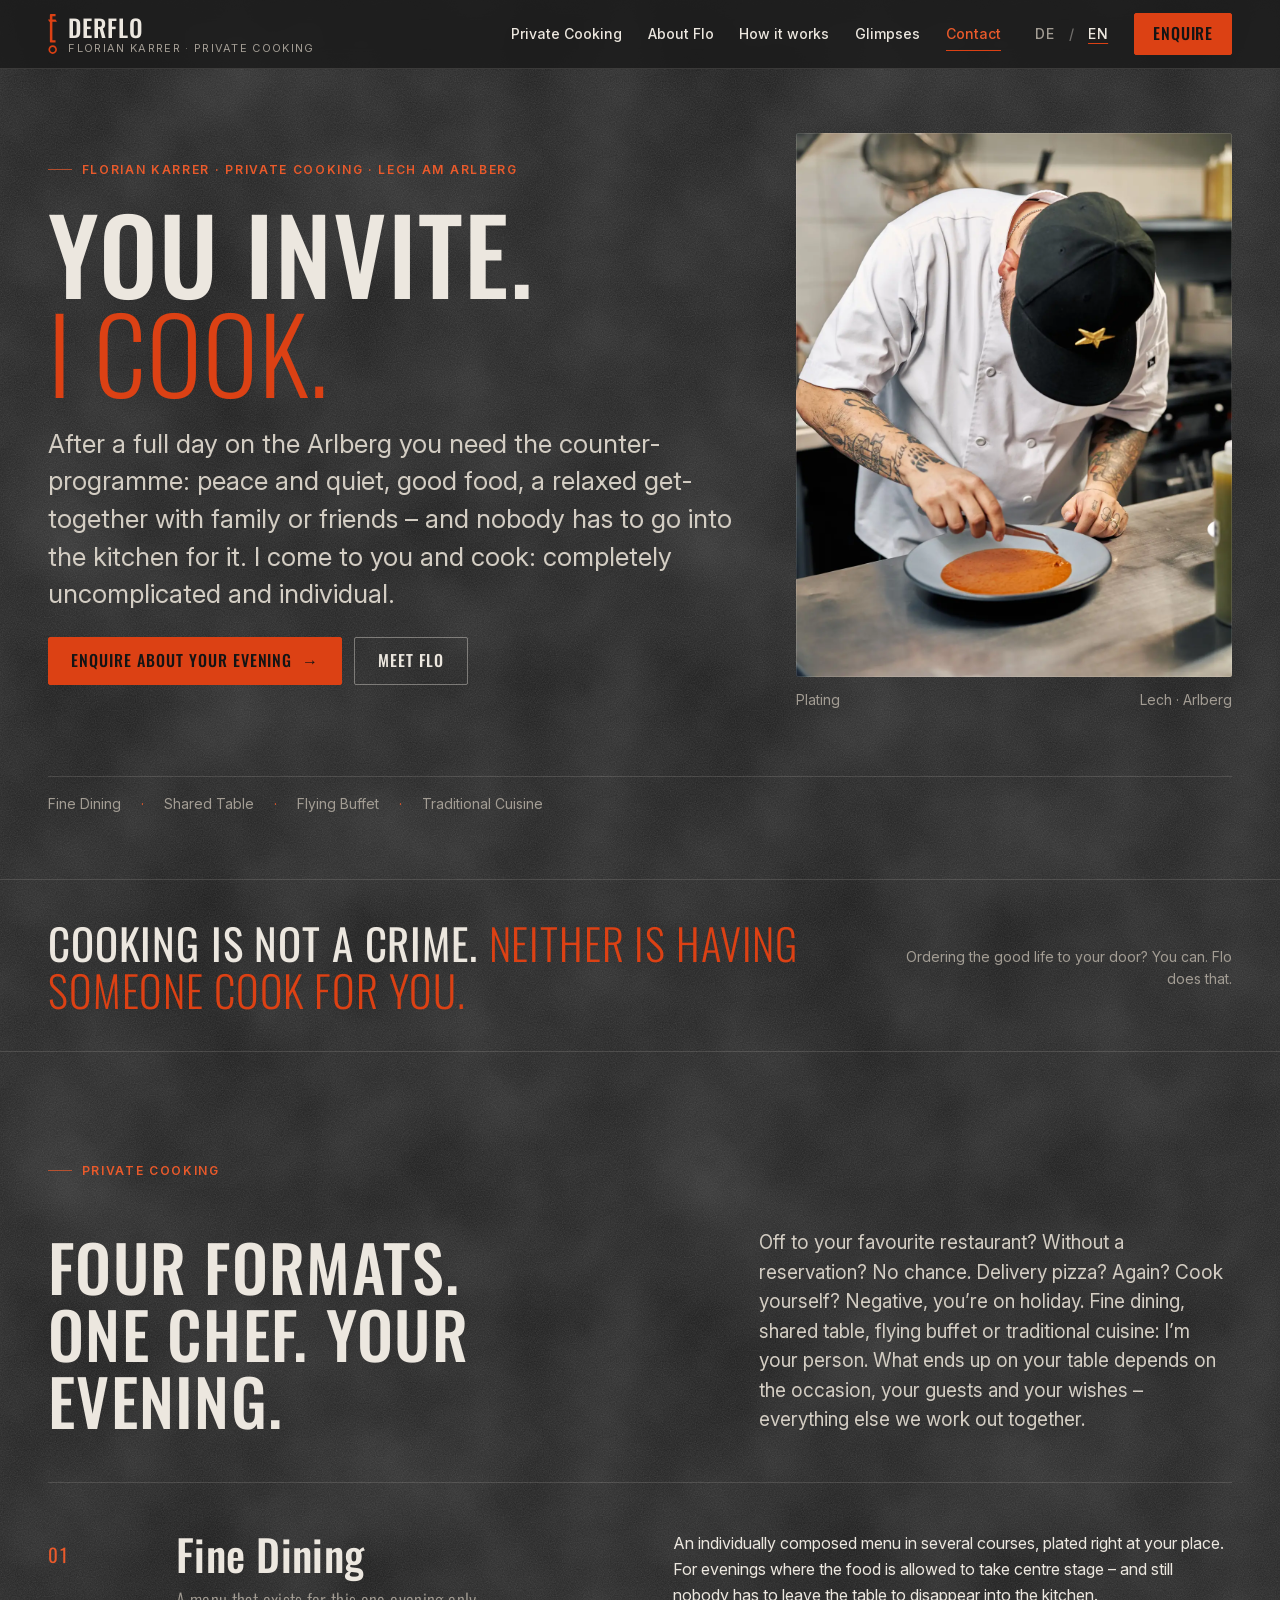
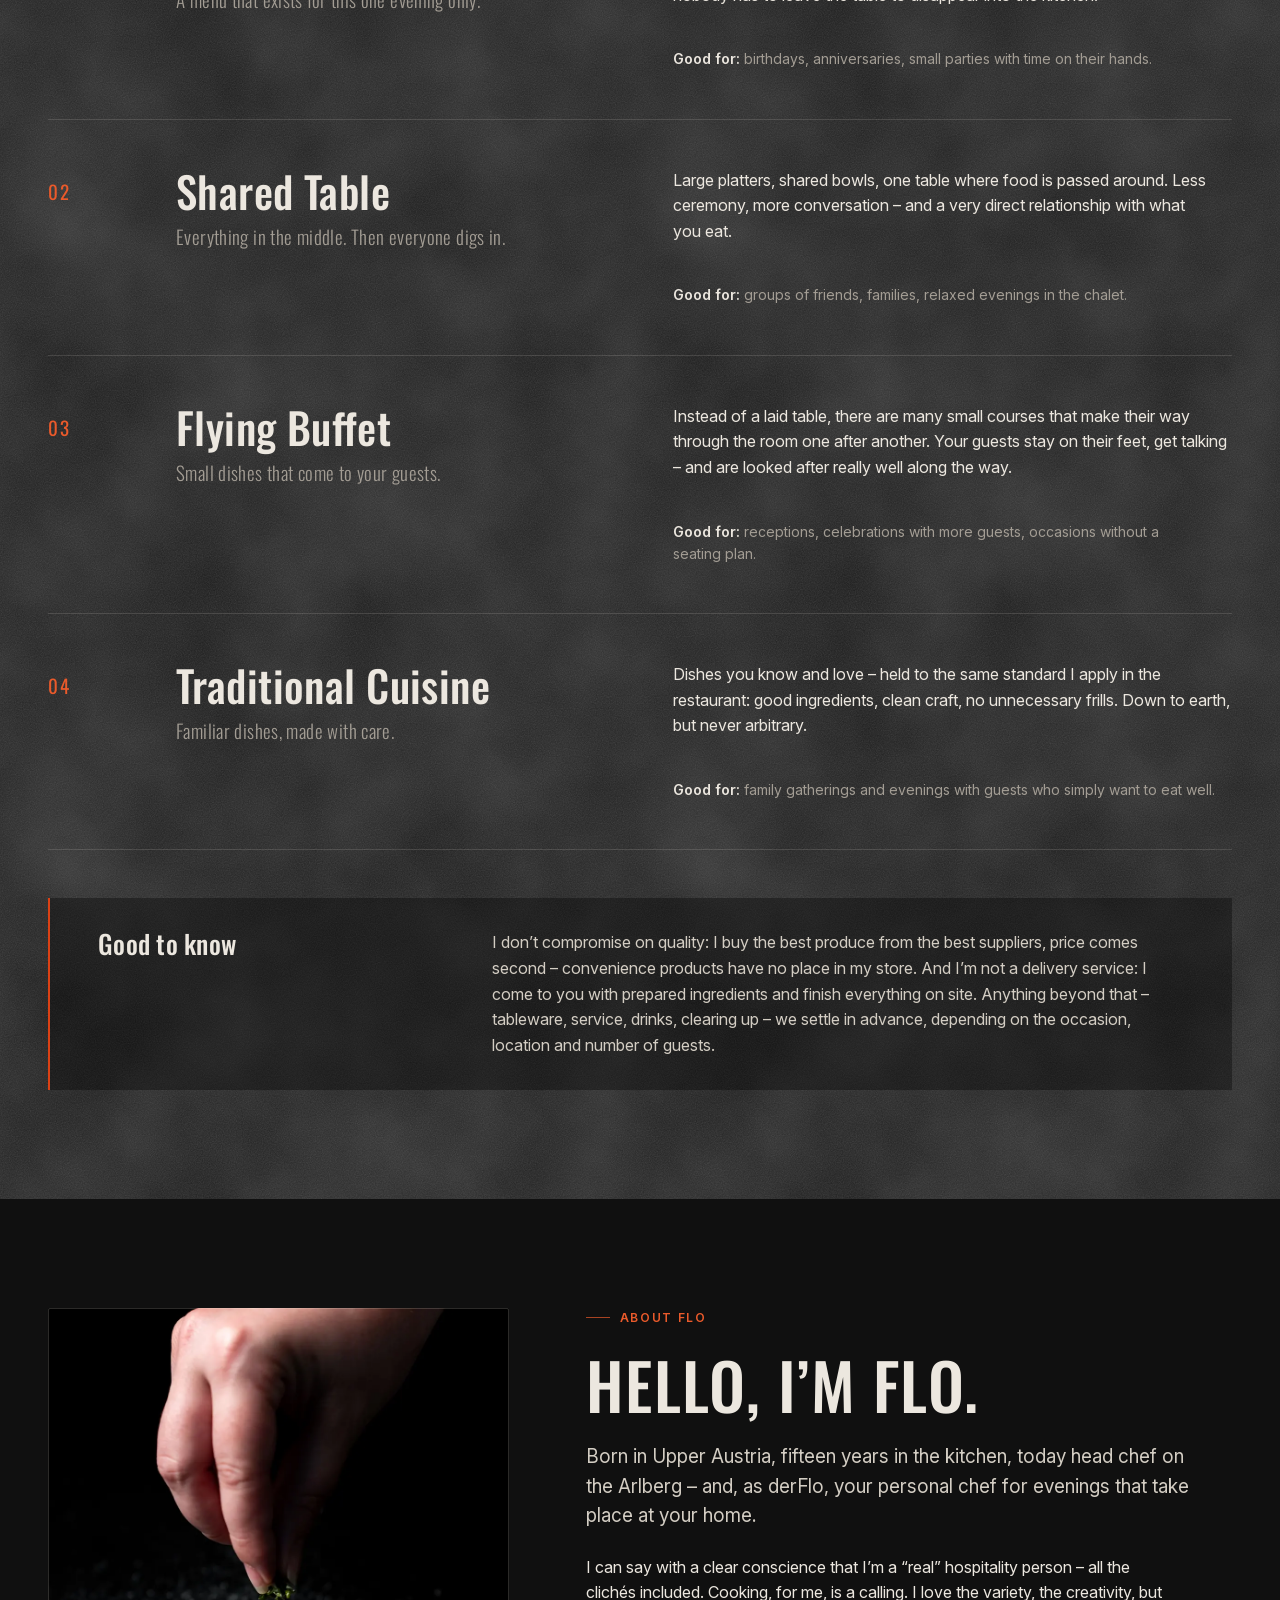
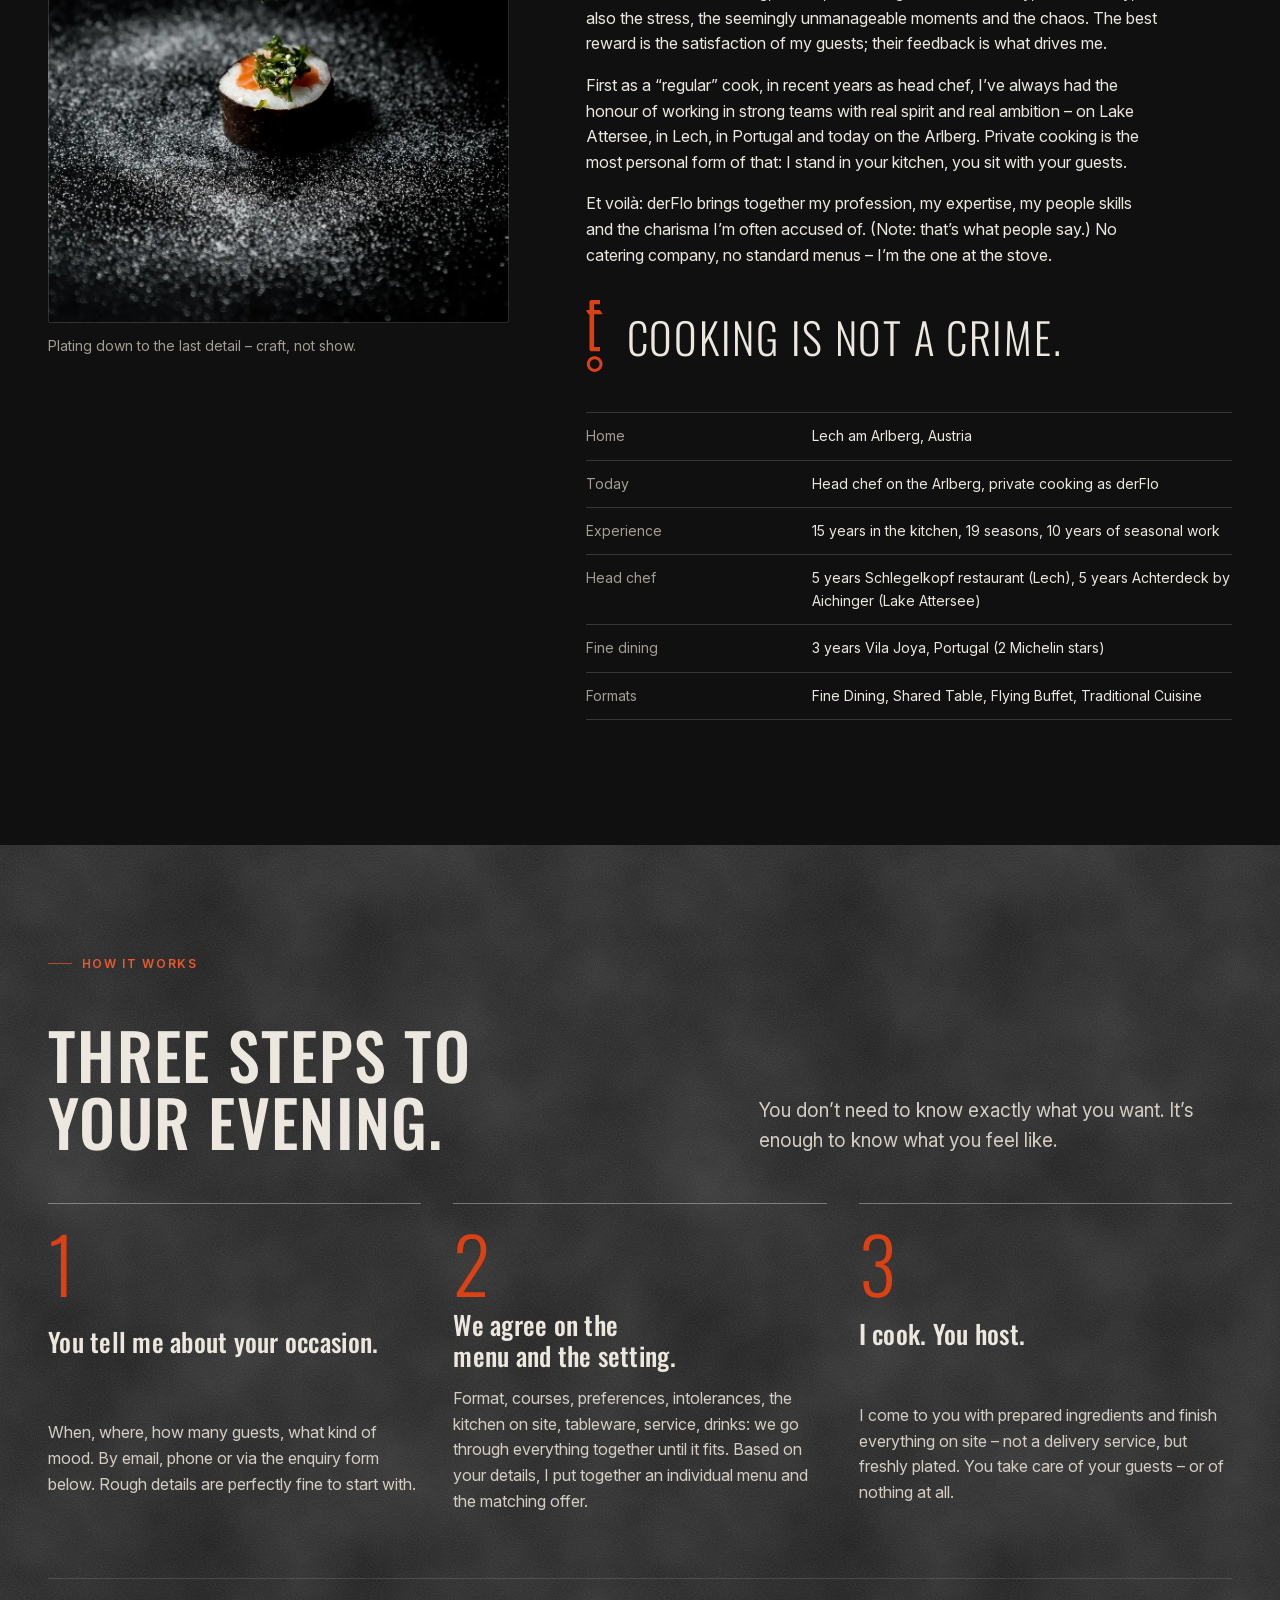
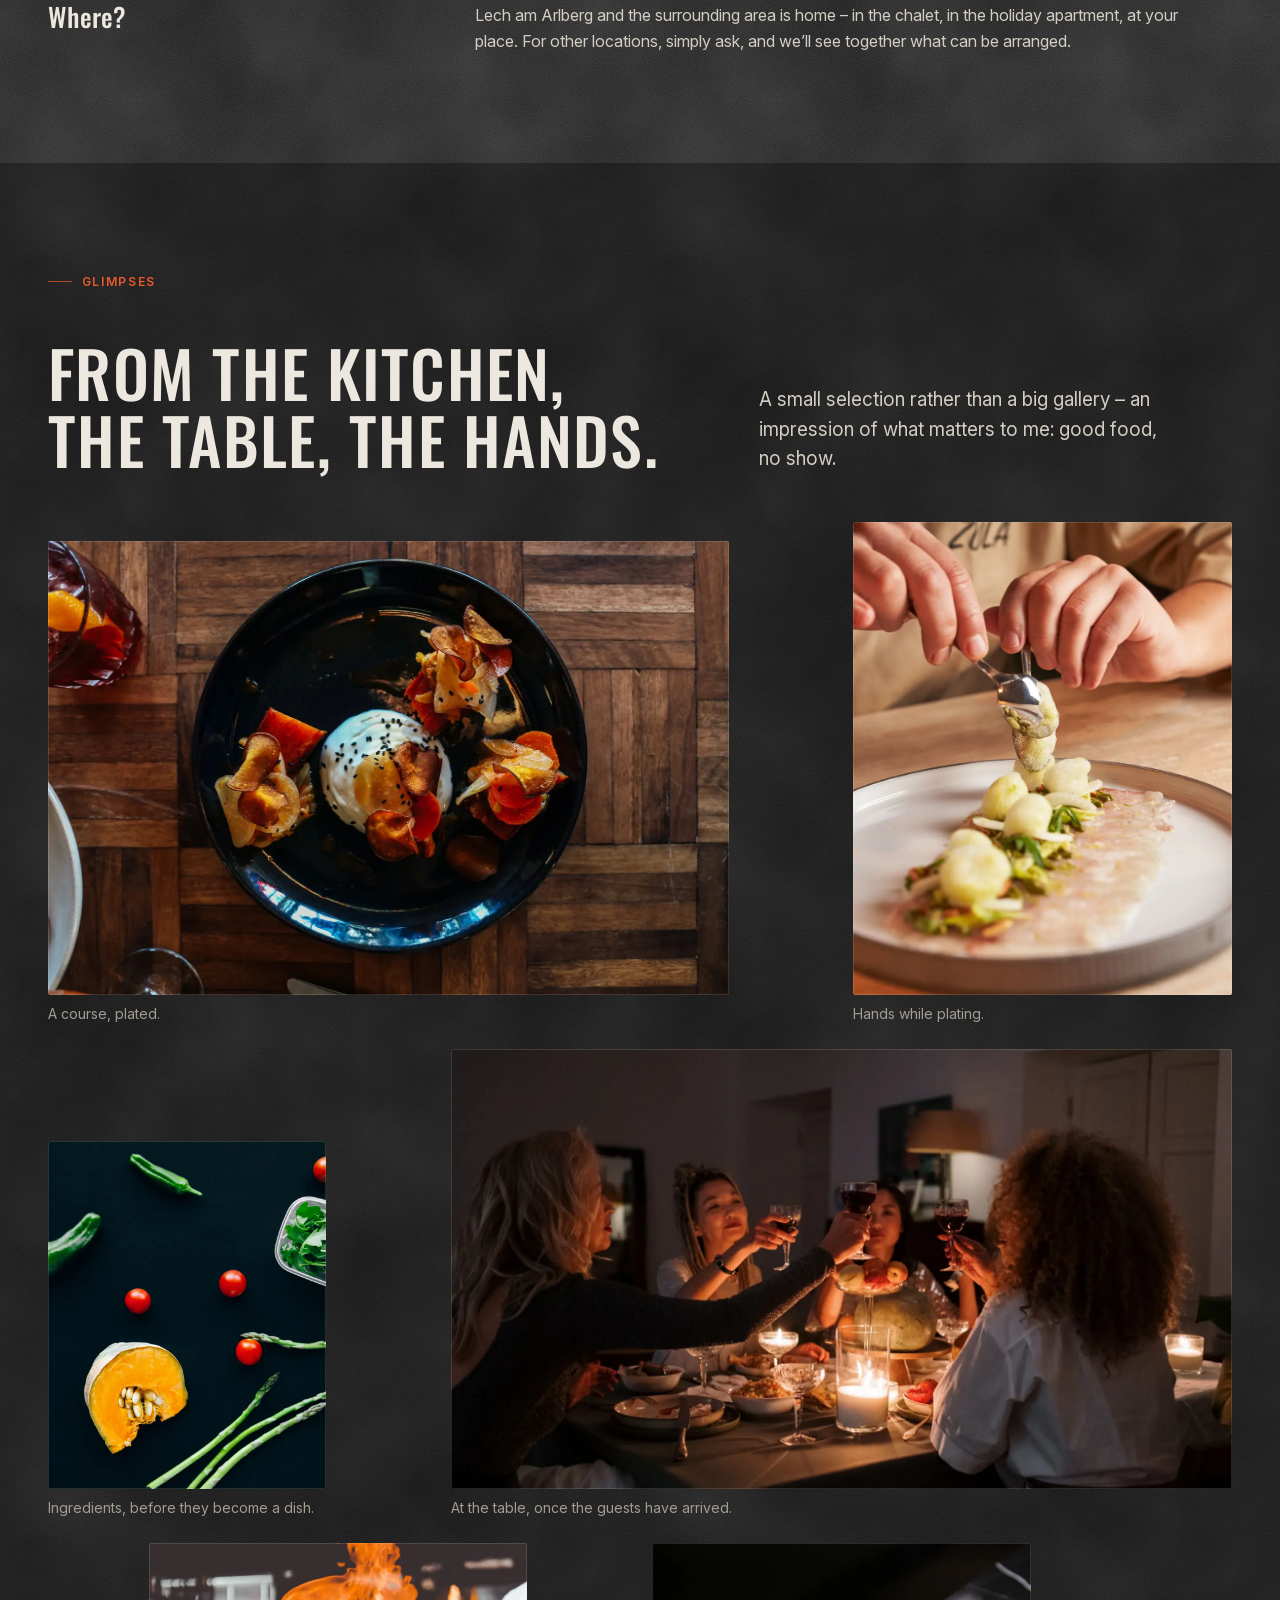
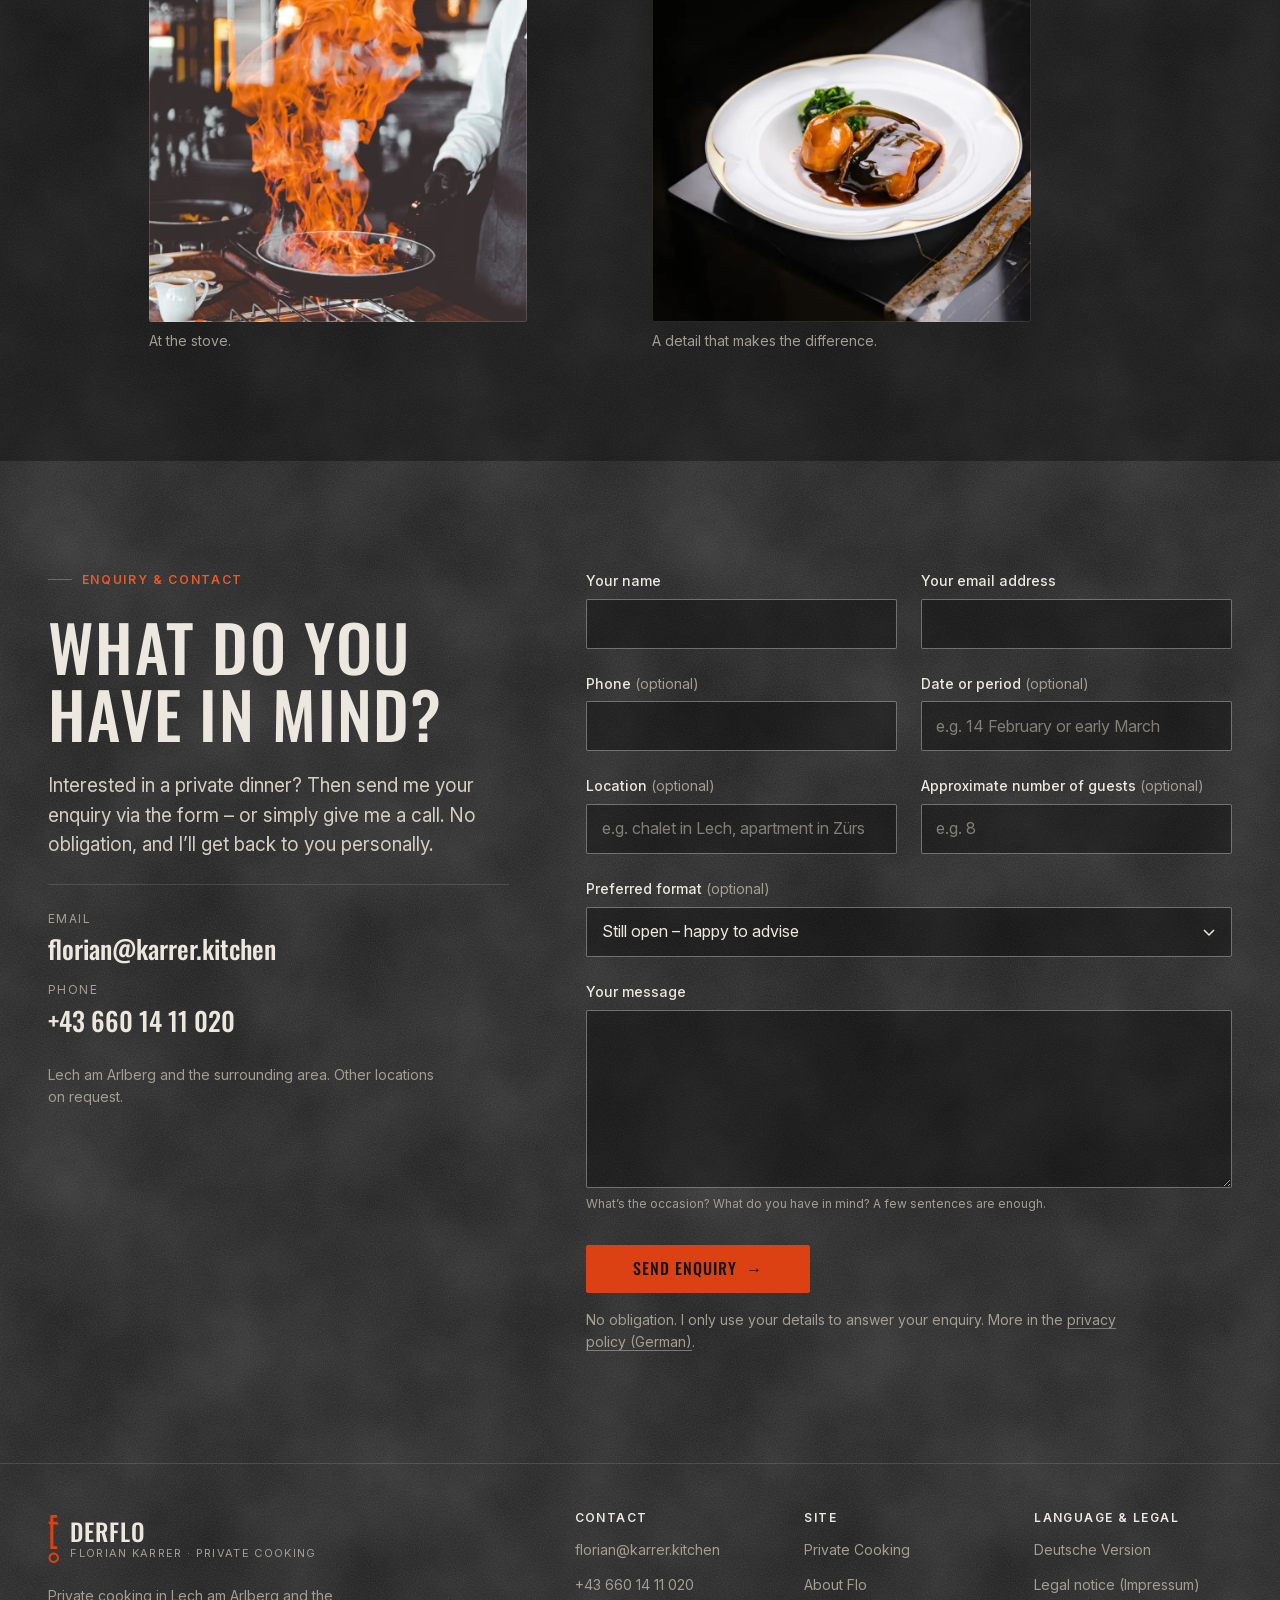
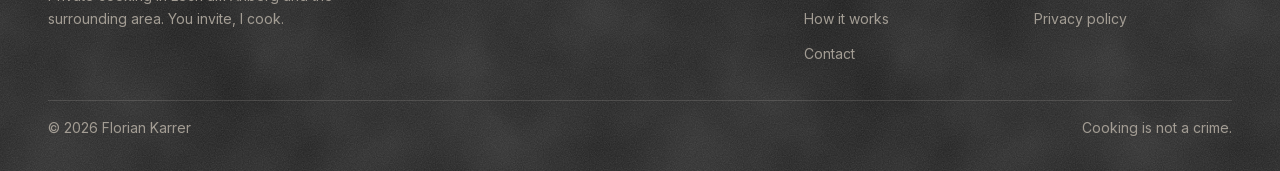
<file: en.html>
<!DOCTYPE html>
<html lang="en">
<head>
  <meta charset="utf-8">
  <meta name="viewport" content="width=device-width, initial-scale=1">
  <title>derFlo – Private Cooking with Florian Karrer, Lech am Arlberg</title>
  <meta name="description" content="You invite, I cook. Private cooking with Florian Karrer, chef and head chef from Lech am Arlberg: fine dining, shared table, flying buffet and traditional cuisine – uncomplicated, individual and at your place.">
  <meta name="author" content="Florian Karrer">
  <meta name="theme-color" content="#1a1a1a">
  <!-- Flags early that JavaScript is running (only controls the mobile navigation panel and reveal transitions). -->
  <script>document.documentElement.classList.add("js");</script>

  <!-- Language versions. Search engines require absolute URLs for hreflang:
       once the main domain is confirmed, replace the relative paths with full
       URLs and add the canonical tag, e.g. <link rel="canonical" href="https://DOMAIN/en.html"> -->
  <link rel="alternate" hreflang="de" href="index.html">
  <link rel="alternate" hreflang="en" href="en.html">
  <link rel="alternate" hreflang="x-default" href="index.html">

  <!-- Open Graph / Social. og:image should become an absolute URL once the domain is confirmed. -->
  <meta property="og:type" content="website">
  <meta property="og:site_name" content="derFlo – Florian Karrer">
  <meta property="og:title" content="You invite. I cook. – Private Cooking with Florian Karrer">
  <meta property="og:description" content="After a full day on the Arlberg you need the counter-programme: peace and quiet, good food, a relaxed get-together with family or friends – and nobody has to go into the kitchen for it. I come to you and cook: completely uncomplicated and individual.">
  <meta property="og:image" content="assets/img/og-image-en.png">
  <meta property="og:image:width" content="1200">
  <meta property="og:image:height" content="630">
  <meta property="og:locale" content="en_GB">
  <meta property="og:locale:alternate" content="de_AT">
  <meta name="twitter:card" content="summary_large_image">

  <link rel="icon" href="assets/img/favicon.svg" type="image/svg+xml">
  <link rel="stylesheet" href="styles.css">

  <script type="application/ld+json">
  {
    "@context": "https://schema.org",
    "@type": "Person",
    "name": "Florian Karrer",
    "alternateName": "derFlo",
    "jobTitle": "Chef and Head Chef",
    "description": "Private cooking and private dining with Florian Karrer, chef and head chef from Lech am Arlberg.",
    "email": "mailto:florian@karrer.kitchen",
    "telephone": "+436601411020",
    "knowsAbout": ["Private Cooking", "Private Dining", "Fine Dining", "Shared Table", "Flying Buffet", "Traditional cuisine"],
    "homeLocation": {
      "@type": "Place",
      "name": "Lech am Arlberg, Austria"
    }
  }
  </script>
</head>
<body>
  <a class="skip-link" href="#main">Skip to content</a>

  <header class="site-header" id="top">
    <div class="wrap">
      <a class="brand" href="#top" aria-label="derFlo – back to top">
        <img class="brand__mark" src="assets/img/logo.svg" width="134" height="580" alt="">
        <span class="brand__text">
          <span class="brand__name">derFlo</span>
          <span class="brand__sub">Florian Karrer · Private Cooking</span>
        </span>
      </a>

      <div class="header-actions">
        <a class="btn btn--primary header-cta" href="#enquiry">Enquire</a>
        <button class="nav-toggle" type="button" aria-expanded="false" aria-controls="site-nav">
          <span class="nav-toggle__icon" aria-hidden="true"><span></span><span></span><span></span></span>
          <span class="nav-toggle__text">Menu</span>
        </button>
      </div>

      <nav class="site-nav" id="site-nav" aria-label="Main navigation">
        <div class="site-nav__inner">
          <ul class="site-nav__list">
            <li><a class="site-nav__link" href="#private-cooking">Private Cooking</a></li>
            <li><a class="site-nav__link" href="#about-flo">About Flo</a></li>
            <li><a class="site-nav__link" href="#how-it-works">How it works</a></li>
            <li><a class="site-nav__link" href="#glimpses">Glimpses</a></li>
            <li><a class="site-nav__link" href="#contact">Contact</a></li>
          </ul>
          <div class="site-nav__meta">
            <nav class="lang-switch" aria-label="Choose language">
              <a href="index.html" lang="de" hreflang="de">DE</a>
              <span class="lang-switch__sep" aria-hidden="true">/</span>
              <span aria-current="page" lang="en">EN</span>
            </nav>
            <a class="btn btn--primary" href="#enquiry">Enquire</a>
          </div>
        </div>
      </nav>
    </div>
  </header>

  <main id="main">

    <!-- ===================== HERO ===================== -->
    <section class="hero" aria-labelledby="hero-title">
      <div class="wrap">
        <div class="hero__grid">
          <div class="hero__text">
            <p class="eyebrow">Florian Karrer · Private Cooking · Lech am Arlberg</p>
            <h1 id="hero-title">You invite.<br><em>I cook.</em></h1>
            <p class="lead">After a full day on the Arlberg you need the counter-programme: peace and quiet, good food, a relaxed get-together with family or friends – and nobody has to go into the kitchen for it. I come to you and cook: completely uncomplicated and individual.</p>
            <div class="hero__actions">
              <a class="btn btn--primary" href="#enquiry">Enquire about your evening <span class="arrow" aria-hidden="true">→</span></a>
              <a class="btn btn--ghost" href="#about-flo">Meet Flo</a>
            </div>
          </div>

          <figure class="hero__figure">
            <!-- Main photo goes here: Flo plating or in a real cooking situation (portrait 4:5). -->
            <!-- Provisional stock photo (Pexels, see README). Replace the files in assets/img/photos/ once an
                 approved photo of Flo plating is available (portrait 4:5). -->
            <picture>
              <source srcset="assets/img/photos/hero-anrichten.webp" type="image/webp">
              <img class="photo" src="assets/img/photos/hero-anrichten.jpg" width="1200" height="1500" alt="Chef plating a dish in a kitchen" fetchpriority="high">
            </picture>
            <figcaption>
              <span>Plating</span>
              <span>Lech · Arlberg</span>
            </figcaption>
          </figure>
        </div>

        <ul class="hero__formats list-plain" aria-label="Formats">
          <li>Fine Dining</li>
          <li>Shared Table</li>
          <li>Flying Buffet</li>
          <li>Traditional Cuisine</li>
        </ul>
      </div>
    </section>

    <!-- ===================== CLAIM ===================== -->
    <aside class="claim" aria-label="Motto">
      <div class="wrap">
        <p class="claim__text">Cooking is not a crime. <em>Neither is having someone cook for you.</em></p>
        <p class="claim__note">Ordering the good life to your door? You can. Flo does that.</p>
      </div>
    </aside>

    <!-- ===================== PRIVATE COOKING ===================== -->
    <section class="section" id="private-cooking" aria-labelledby="pc-title">
      <div class="wrap">
        <div class="section-head reveal">
          <p class="eyebrow">Private Cooking</p>
          <h2 id="pc-title">Four formats.<br>One chef. Your evening.</h2>
          <p class="lead">Off to your favourite restaurant? Without a reservation? No chance. Delivery pizza? Again? Cook yourself? Negative, you’re on holiday. Fine dining, shared table, flying buffet or traditional cuisine: I’m your person. What ends up on your table depends on the occasion, your guests and your wishes – everything else we work out together.</p>
        </div>

        <ol class="formats">
          <li class="format reveal">
            <span class="format__num" aria-hidden="true">01</span>
            <div>
              <h3>Fine Dining</h3>
              <p class="format__tag">A menu that exists for this one evening only.</p>
            </div>
            <div class="format__body">
              <p>An individually composed menu in several courses, plated right at your place. For evenings where the food is allowed to take centre stage – and still nobody has to leave the table to disappear into the kitchen.</p>
              <p class="format__fit"><strong>Good for:</strong> birthdays, anniversaries, small parties with time on their hands.</p>
            </div>
          </li>

          <li class="format reveal">
            <span class="format__num" aria-hidden="true">02</span>
            <div>
              <h3>Shared Table</h3>
              <p class="format__tag">Everything in the middle. Then everyone digs in.</p>
            </div>
            <div class="format__body">
              <p>Large platters, shared bowls, one table where food is passed around. Less ceremony, more conversation – and a very direct relationship with what you eat.</p>
              <p class="format__fit"><strong>Good for:</strong> groups of friends, families, relaxed evenings in the chalet.</p>
            </div>
          </li>

          <li class="format reveal">
            <span class="format__num" aria-hidden="true">03</span>
            <div>
              <h3>Flying Buffet</h3>
              <p class="format__tag">Small dishes that come to your guests.</p>
            </div>
            <div class="format__body">
              <p>Instead of a laid table, there are many small courses that make their way through the room one after another. Your guests stay on their feet, get talking – and are looked after really well along the way.</p>
              <p class="format__fit"><strong>Good for:</strong> receptions, celebrations with more guests, occasions without a seating plan.</p>
            </div>
          </li>

          <li class="format reveal">
            <span class="format__num" aria-hidden="true">04</span>
            <div>
              <h3>Traditional Cuisine</h3>
              <p class="format__tag">Familiar dishes, made with care.</p>
            </div>
            <div class="format__body">
              <p>Dishes you know and love – held to the same standard I apply in the restaurant: good ingredients, clean craft, no unnecessary frills. Down to earth, but never arbitrary.</p>
              <p class="format__fit"><strong>Good for:</strong> family gatherings and evenings with guests who simply want to eat well.</p>
            </div>
          </li>
        </ol>

        <aside class="note reveal" aria-labelledby="note-title">
          <h3 id="note-title">Good to know</h3>
          <p>I don’t compromise on quality: I buy the best produce from the best suppliers, price comes second – convenience products have no place in my store. And I’m not a delivery service: I come to you with prepared ingredients and finish everything on site. Anything beyond that – tableware, service, drinks, clearing up – we settle in advance, depending on the occasion, location and number of guests.</p>
        </aside>
      </div>
    </section>

    <!-- ===================== ABOUT FLO ===================== -->
    <section class="section dark" id="about-flo" aria-labelledby="about-title">
      <div class="wrap">
        <div class="about__grid">
          <figure class="about__figure reveal">
            <!-- An approved portrait of Florian goes here (portrait 3:4). -->
            <!-- Provisional stock photo (Pexels). An approved portrait of Florian belongs here (portrait 3:4);
                 then adjust the caption, e.g. “Florian Karrer, chef. At home in Lech am Arlberg.” -->
            <picture>
              <source srcset="assets/img/photos/about-handwerk.webp" type="image/webp">
              <img class="photo" src="assets/img/photos/about-handwerk.jpg" width="1000" height="1333" alt="Hand sprinkling herbs over a plated dish on a dark surface" loading="lazy" decoding="async">
            </picture>
            <figcaption>Plating down to the last detail – craft, not show.</figcaption>
          </figure>

          <div class="about__text">
            <p class="eyebrow reveal">About Flo</p>
            <h2 id="about-title" class="reveal">Hello, I’m Flo.</h2>
            <p class="lead reveal">Born in Upper Austria, fifteen years in the kitchen, today head chef on the Arlberg – and, as derFlo, your personal chef for evenings that take place at your home.</p>

            <div class="about__copy reveal">
              <p>I can say with a clear conscience that I’m a “real” hospitality person – all the clichés included. Cooking, for me, is a calling. I love the variety, the creativity, but also the stress, the seemingly unmanageable moments and the chaos. The best reward is the satisfaction of my guests; their feedback is what drives me.</p>
              <p>First as a “regular” cook, in recent years as head chef, I’ve always had the honour of working in strong teams with real spirit and real ambition – on Lake Attersee, in Lech, in Portugal and today on the Arlberg. Private cooking is the most personal form of that: I stand in your kitchen, you sit with your guests.</p>
              <p>Et voilà: derFlo brings together my profession, my expertise, my people skills and the charisma I’m often accused of. (Note: that’s what people say.) No catering company, no standard menus – I’m the one at the stove.</p>
            </div>

            <blockquote class="pull reveal">
              <svg class="pull__mark" viewBox="0 0 134.31 580.48" aria-hidden="true" focusable="false"><path d="m65.56,375.25h.09v-39.77s-.07,0-.1,0V113.89h68.75l-21.62-33.43h-47.14v-47.03h47.14V0H43.2c-8.44,0-15.28,6.84-15.28,15.28v65.18H0l18.57,33.43h9.35v238.98s.07,0,.1,0v4.29s-.06,0-.09,0v40.25c0,8.43,6.84,15.27,15.27,15.27h69.5v-33.43h-47.14v-3.99Z"/><path d="m70,453.36c-35.1,0-63.56,28.46-63.56,63.56s28.46,63.56,63.56,63.56,63.56-28.46,63.56-63.56-28.46-63.56-63.56-63.56Zm0,102.76c-21.65,0-39.2-17.55-39.2-39.2s17.55-39.2,39.2-39.2,39.2,17.55,39.2,39.2-17.55,39.2-39.2,39.2Z"/></svg>
              <p>Cooking is not a crime.</p>
            </blockquote>

            <dl class="facts reveal">
              <div><dt>Home</dt><dd>Lech am Arlberg, Austria</dd></div>
              <div><dt>Today</dt><dd>Head chef on the Arlberg, private cooking as derFlo</dd></div>
              <div><dt>Experience</dt><dd>15 years in the kitchen, 19 seasons, 10 years of seasonal work</dd></div>
              <div><dt>Head chef</dt><dd>5 years Schlegelkopf restaurant (Lech), 5 years Achterdeck by Aichinger (Lake Attersee)</dd></div>
              <div><dt>Fine dining</dt><dd>3 years Vila Joya, Portugal (2 Michelin stars)</dd></div>
              <div><dt>Formats</dt><dd>Fine Dining, Shared Table, Flying Buffet, Traditional Cuisine</dd></div>
            </dl>
          </div>
        </div>
      </div>
    </section>

    <!-- ===================== HOW IT WORKS ===================== -->
    <section class="section" id="how-it-works" aria-labelledby="steps-title">
      <div class="wrap">
        <div class="section-head reveal">
          <p class="eyebrow">How it works</p>
          <h2 id="steps-title">Three steps to your evening.</h2>
          <p class="lead">You don’t need to know exactly what you want. It’s enough to know what you feel like.</p>
        </div>

        <ol class="steps">
          <li class="step reveal">
            <span class="step__num" aria-hidden="true">1</span>
            <h3>You tell me about your occasion.</h3>
            <p>When, where, how many guests, what kind of mood. By email, phone or via the enquiry form below. Rough details are perfectly fine to start with.</p>
          </li>
          <li class="step reveal">
            <span class="step__num" aria-hidden="true">2</span>
            <h3>We agree on the menu and the setting.</h3>
            <p>Format, courses, preferences, intolerances, the kitchen on site, tableware, service, drinks: we go through everything together until it fits. Based on your details, I put together an individual menu and the matching offer.</p>
          </li>
          <li class="step reveal">
            <span class="step__num" aria-hidden="true">3</span>
            <h3>I cook. You host.</h3>
            <p>I come to you with prepared ingredients and finish everything on site – not a delivery service, but freshly plated. You take care of your guests – or of nothing at all.</p>
          </li>
        </ol>

        <div class="steps-aside reveal">
          <h3>Where?</h3>
          <p>Lech am Arlberg and the surrounding area is home – in the chalet, in the holiday apartment, at your place. For other locations, simply ask, and we’ll see together what can be arranged.</p>
        </div>
      </div>
    </section>

    <!-- ===================== GLIMPSES ===================== -->
    <section class="section tinted" id="glimpses" aria-labelledby="gallery-title">
      <div class="wrap">
        <div class="section-head reveal">
          <p class="eyebrow">Glimpses</p>
          <h2 id="gallery-title">From the kitchen, the table, the hands.</h2>
          <p class="lead">A small selection rather than a big gallery – an impression of what matters to me: good food, no show.</p>
        </div>

        <!-- Six curated images, currently provisional stock photos (Pexels, see README).
             Once own photos are available: swap the files in assets/img/photos/ (same aspect ratios)
             and adjust width/height and alt text. -->
        <div class="gallery">
          <figure class="g1 reveal">
            <picture>
              <source srcset="assets/img/photos/g1-gericht.webp" type="image/webp">
              <img class="photo" src="assets/img/photos/g1-gericht.jpg" width="1400" height="933" alt="Plate of burrata and roasted vegetables on a dark wooden table" loading="lazy" decoding="async">
            </picture>
            <figcaption>A course, plated.</figcaption>
          </figure>
          <figure class="g2 reveal">
            <picture>
              <source srcset="assets/img/photos/g2-haende.webp" type="image/webp">
              <img class="photo" src="assets/img/photos/g2-haende.jpg" width="900" height="1125" alt="Hands plating a dish with a spoon" loading="lazy" decoding="async">
            </picture>
            <figcaption>Hands while plating.</figcaption>
          </figure>
          <figure class="g3 reveal">
            <picture>
              <source srcset="assets/img/photos/g3-zutaten.webp" type="image/webp">
              <img class="photo" src="assets/img/photos/g3-zutaten.jpg" width="900" height="1125" alt="Fresh vegetables – pumpkin, asparagus, tomatoes, chilli – on a black surface" loading="lazy" decoding="async">
            </picture>
            <figcaption>Ingredients, before they become a dish.</figcaption>
          </figure>
          <figure class="g4 reveal">
            <picture>
              <source srcset="assets/img/photos/g4-am-tisch.webp" type="image/webp">
              <img class="photo" src="assets/img/photos/g4-am-tisch.jpg" width="1600" height="900" alt="Guests raising wine glasses at a candlelit dinner table" loading="lazy" decoding="async">
            </picture>
            <figcaption>At the table, once the guests have arrived.</figcaption>
          </figure>
          <figure class="g5 reveal">
            <picture>
              <source srcset="assets/img/photos/g5-am-herd.webp" type="image/webp">
              <img class="photo" src="assets/img/photos/g5-am-herd.jpg" width="900" height="900" alt="Flames rising from a pan on a gas stove" loading="lazy" decoding="async">
            </picture>
            <figcaption>At the stove.</figcaption>
          </figure>
          <figure class="g6 reveal">
            <picture>
              <source srcset="assets/img/photos/g6-detail.webp" type="image/webp">
              <img class="photo" src="assets/img/photos/g6-detail.jpg" width="900" height="900" alt="Plated dish with sauce on a white gold-rimmed plate" loading="lazy" decoding="async">
            </picture>
            <figcaption>A detail that makes the difference.</figcaption>
          </figure>
        </div>
      </div>
    </section>

    <!-- ===================== ENQUIRY & CONTACT ===================== -->
    <section class="section" id="contact" aria-labelledby="contact-title">
      <div class="wrap">
        <div class="contact__grid">
          <div class="contact__intro">
            <p class="eyebrow reveal">Enquiry &amp; Contact</p>
            <h2 id="contact-title" class="reveal">What do you have in mind?</h2>
            <p class="lead reveal">Interested in a private dinner? Then send me your enquiry via the form – or simply give me a call. No obligation, and I’ll get back to you personally.</p>

            <address class="contact__direct reveal">
              <div>
                <small>Email</small>
                <a href="mailto:florian@karrer.kitchen">florian@karrer.kitchen</a>
              </div>
              <div>
                <small>Phone</small>
                <a href="tel:+436601411020">+43 660 14 11 020</a>
              </div>
            </address>

            <p class="contact__where reveal">Lech am Arlberg and the surrounding area. Other locations on request.</p>
          </div>

          <div id="enquiry">
            <!-- Without JavaScript the form is sent to anfrage.php as a normal request.
                 With JavaScript, inputs are checked first and the response is shown right here. -->
            <form class="form" action="anfrage.php" method="post" novalidate>
              <input type="hidden" name="lang" value="en">
              <div class="honeypot" aria-hidden="true">
                <label for="website">Please leave this field empty</label>
                <input type="text" id="website" name="website" tabindex="-1" autocomplete="off">
              </div>

              <div class="form__row form__row--2">
                <div class="field">
                  <label for="name">Your name</label>
                  <input type="text" id="name" name="name" required autocomplete="name" aria-describedby="name-error">
                  <p class="field__error" id="name-error" aria-live="polite"></p>
                </div>
                <div class="field">
                  <label for="email">Your email address</label>
                  <input type="email" id="email" name="email" required autocomplete="email" inputmode="email" aria-describedby="email-error">
                  <p class="field__error" id="email-error" aria-live="polite"></p>
                </div>
              </div>

              <div class="form__row form__row--2">
                <div class="field">
                  <label for="phone">Phone <span class="optional">(optional)</span></label>
                  <input type="tel" id="phone" name="phone" autocomplete="tel" inputmode="tel" aria-describedby="phone-error">
                  <p class="field__error" id="phone-error" aria-live="polite"></p>
                </div>
                <div class="field">
                  <label for="date">Date or period <span class="optional">(optional)</span></label>
                  <input type="text" id="date" name="date" placeholder="e.g. 14 February or early March" aria-describedby="date-error">
                  <p class="field__error" id="date-error" aria-live="polite"></p>
                </div>
              </div>

              <div class="form__row form__row--2">
                <div class="field">
                  <label for="location">Location <span class="optional">(optional)</span></label>
                  <input type="text" id="location" name="location" placeholder="e.g. chalet in Lech, apartment in Zürs" aria-describedby="location-error">
                  <p class="field__error" id="location-error" aria-live="polite"></p>
                </div>
                <div class="field">
                  <label for="guests">Approximate number of guests <span class="optional">(optional)</span></label>
                  <input type="text" id="guests" name="guests" inputmode="numeric" placeholder="e.g. 8" aria-describedby="guests-error">
                  <p class="field__error" id="guests-error" aria-live="polite"></p>
                </div>
              </div>

              <div class="field">
                <label for="format">Preferred format <span class="optional">(optional)</span></label>
                <select id="format" name="format" aria-describedby="format-error">
                  <option value="">Still open – happy to advise</option>
                  <option value="Fine Dining">Fine Dining</option>
                  <option value="Shared Table">Shared Table</option>
                  <option value="Flying Buffet">Flying Buffet</option>
                  <option value="Traditional cuisine">Traditional Cuisine</option>
                </select>
                <p class="field__error" id="format-error" aria-live="polite"></p>
              </div>

              <div class="field">
                <label for="message">Your message</label>
                <textarea id="message" name="message" required rows="6" aria-describedby="message-hint message-error"></textarea>
                <p class="field__hint" id="message-hint">What’s the occasion? What do you have in mind? A few sentences are enough.</p>
                <p class="field__error" id="message-error" aria-live="polite"></p>
              </div>

              <div class="form__footer">
                <div class="form__status" role="status" aria-live="polite"></div>
                <button class="btn btn--primary" type="submit">Send enquiry <span class="arrow" aria-hidden="true">→</span></button>
                <p class="form__privacy">No obligation. I only use your details to answer your enquiry. More in the <a href="datenschutz.html" hreflang="de">privacy policy (German)</a>.</p>
              </div>
            </form>
          </div>
        </div>
      </div>
    </section>
  </main>

  <!-- ===================== FOOTER ===================== -->
  <footer class="site-footer">
    <div class="wrap">
      <div class="site-footer__grid">
        <div>
          <a class="brand" href="#top">
            <img class="brand__mark" src="assets/img/logo.svg" width="134" height="580" alt="">
            <span class="brand__text">
              <span class="brand__name">derFlo</span>
              <span class="brand__sub">Florian Karrer · Private Cooking</span>
            </span>
          </a>
          <p style="margin-top: 1rem; max-width: 26em;">Private cooking in Lech am Arlberg and the surrounding area. You invite, I cook.</p>
        </div>
        <div>
          <h2>Contact</h2>
          <ul>
            <li><a href="mailto:florian@karrer.kitchen">florian@karrer.kitchen</a></li>
            <li><a href="tel:+436601411020">+43 660 14 11 020</a></li>
          </ul>
        </div>
        <div>
          <h2>Site</h2>
          <ul>
            <li><a href="#private-cooking">Private Cooking</a></li>
            <li><a href="#about-flo">About Flo</a></li>
            <li><a href="#how-it-works">How it works</a></li>
            <li><a href="#contact">Contact</a></li>
          </ul>
        </div>
        <div>
          <h2>Language &amp; Legal</h2>
          <ul>
            <li><a href="index.html" lang="de" hreflang="de">Deutsche Version</a></li>
            <li><a href="impressum.html" hreflang="de">Legal notice (Impressum)</a></li>
            <li><a href="datenschutz.html" hreflang="de">Privacy policy</a></li>
          </ul>
        </div>
      </div>
      <div class="site-footer__bottom">
        <span>© <span data-year>2026</span> Florian Karrer</span>
        <span>Cooking is not a crime.</span>
      </div>
    </div>
  </footer>

  <script src="script.js" defer></script>
</body>
</html>
</file>
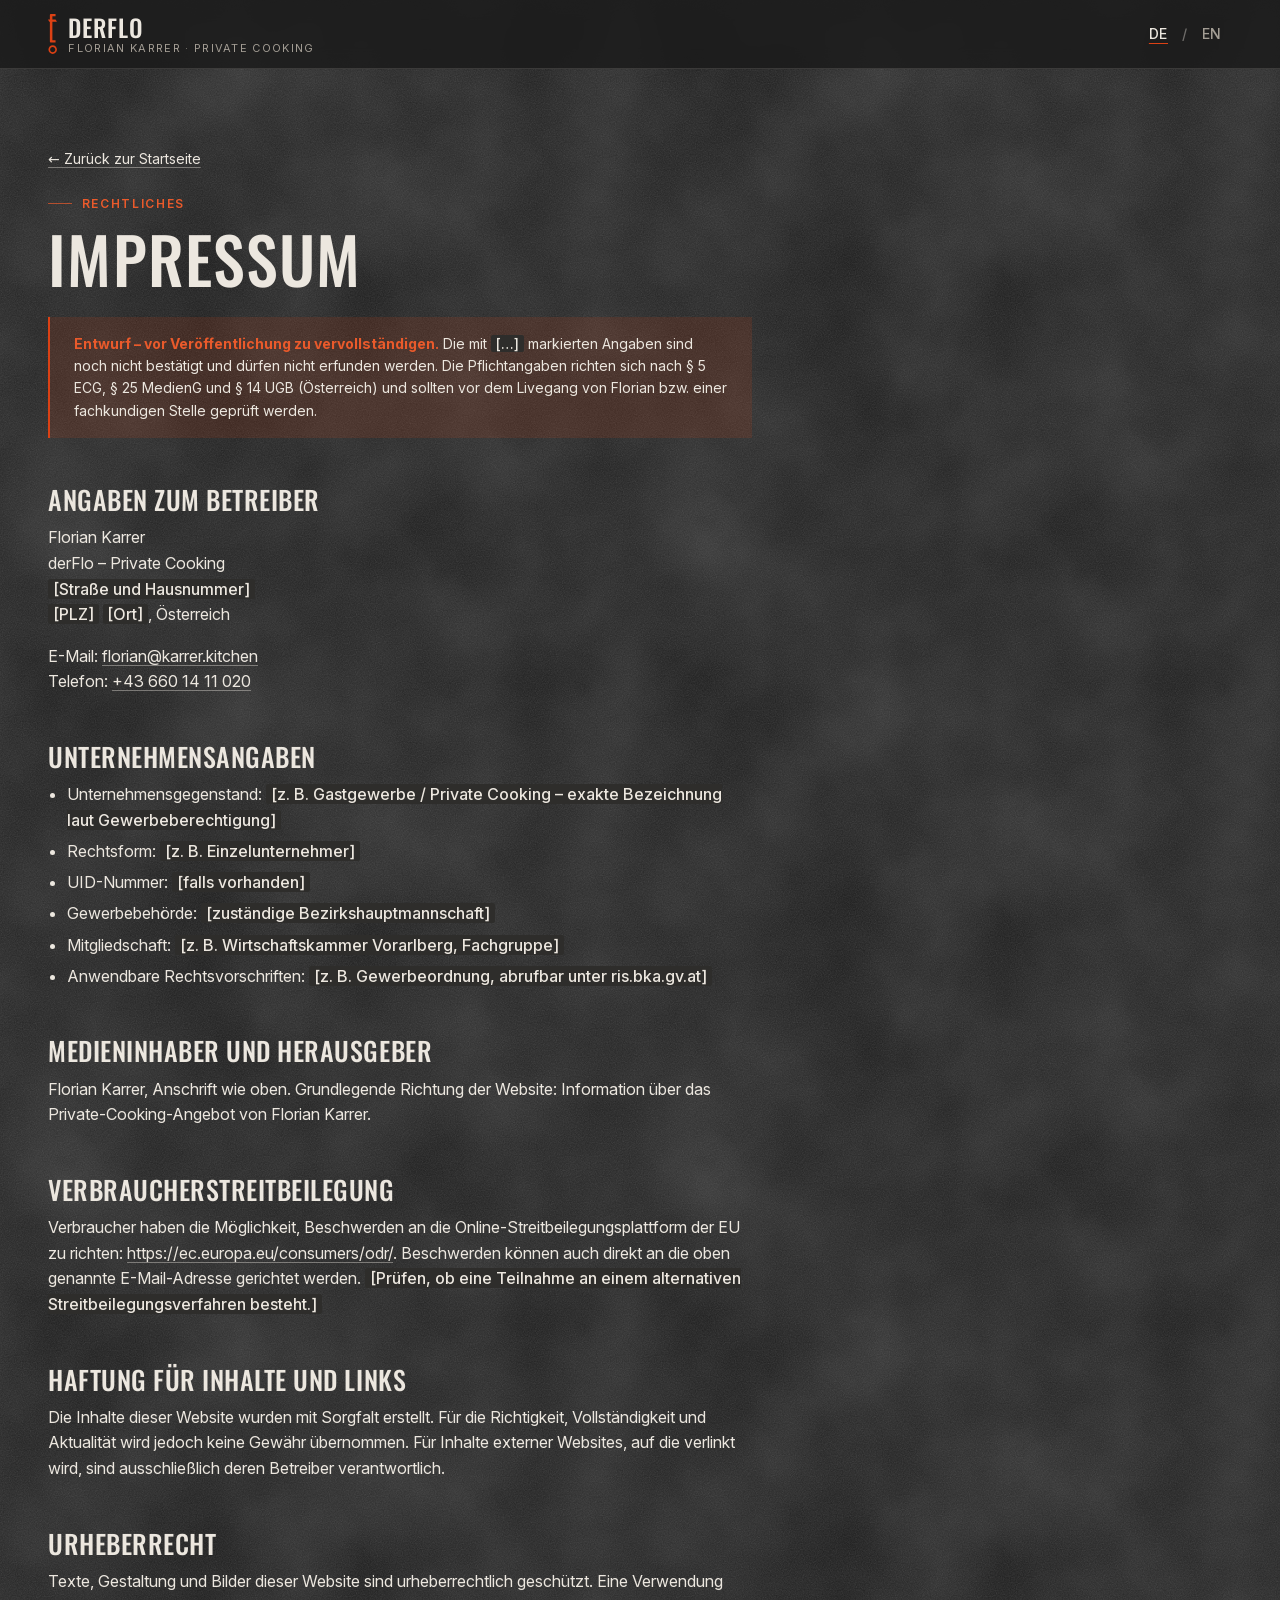
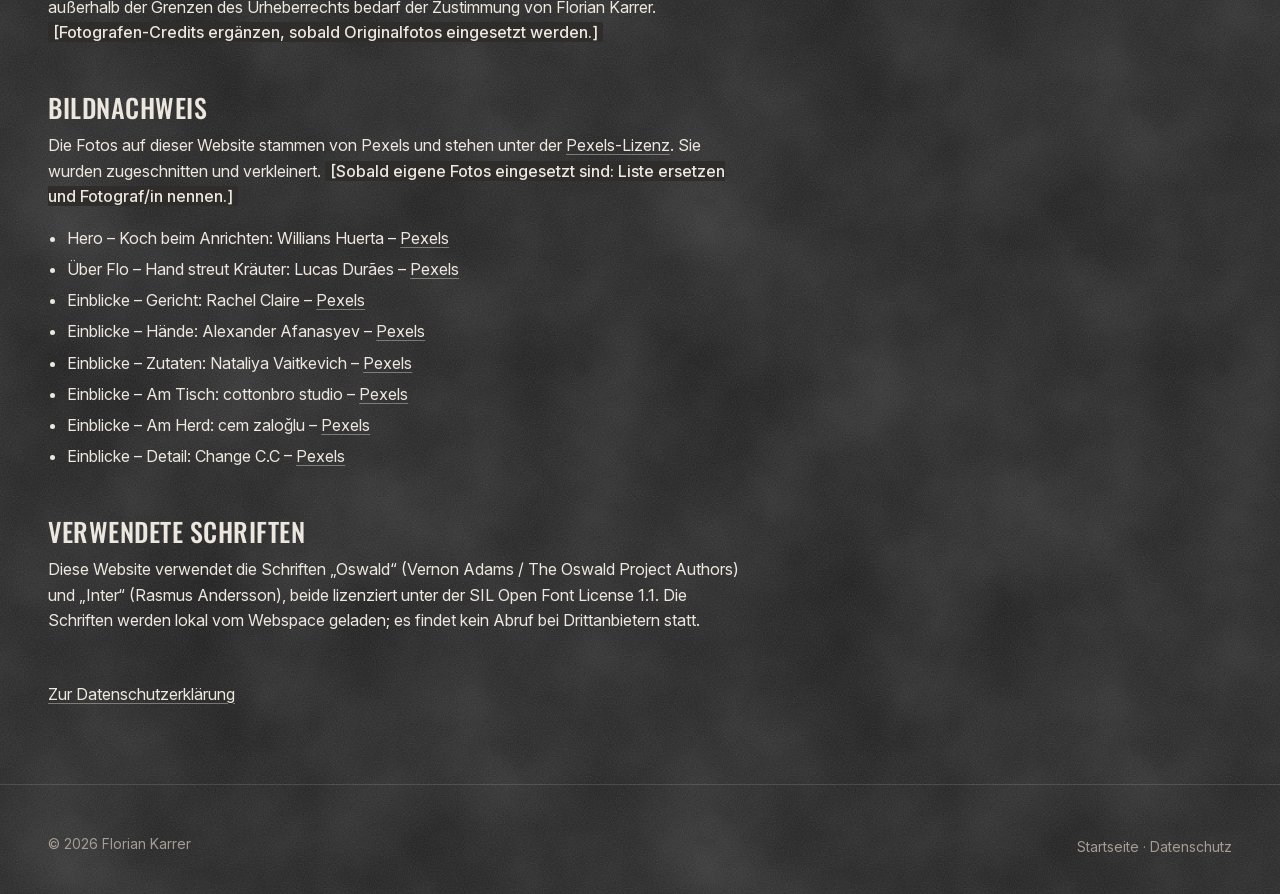
<file: impressum.html>
<!DOCTYPE html>
<html lang="de">
<head>
  <meta charset="utf-8">
  <meta name="viewport" content="width=device-width, initial-scale=1">
  <title>Impressum – derFlo, Florian Karrer</title>
  <meta name="description" content="Impressum der Website derFlo – Private Cooking mit Florian Karrer.">
  <meta name="robots" content="noindex, follow">
  <link rel="icon" href="assets/img/favicon.svg" type="image/svg+xml">
  <link rel="stylesheet" href="styles.css">
</head>
<body>
  <a class="skip-link" href="#main">Zum Inhalt springen</a>

  <header class="site-header">
    <div class="wrap">
      <a class="brand" href="index.html">
        <img class="brand__mark" src="assets/img/logo.svg" width="134" height="580" alt="">
        <span class="brand__text">
          <span class="brand__name">derFlo</span>
          <span class="brand__sub">Florian Karrer · Private Cooking</span>
        </span>
      </a>
      <nav class="lang-switch" aria-label="Sprache wählen">
        <span aria-current="page" lang="de">DE</span>
        <span class="lang-switch__sep" aria-hidden="true">/</span>
        <a href="en.html" lang="en" hreflang="en">EN</a>
      </nav>
    </div>
  </header>

  <main class="page" id="main">
    <div class="wrap">
      <div class="page__inner">
        <a class="back" href="index.html">← Zurück zur Startseite</a>
        <p class="eyebrow">Rechtliches</p>
        <h1>Impressum</h1>

        <div class="draft" role="note">
          <strong>Entwurf – vor Veröffentlichung zu vervollständigen.</strong> Die mit <span class="todo">[…]</span> markierten Angaben sind noch nicht bestätigt und dürfen nicht erfunden werden. Die Pflichtangaben richten sich nach § 5 ECG, § 25 MedienG und § 14 UGB (Österreich) und sollten vor dem Livegang von Florian bzw. einer fachkundigen Stelle geprüft werden.
        </div>

        <h2>Angaben zum Betreiber</h2>
        <p>
          Florian Karrer<br>
          derFlo – Private Cooking<br>
          <span class="todo">[Straße und Hausnummer]</span><br>
          <span class="todo">[PLZ]</span> <span class="todo">[Ort]</span>, Österreich
        </p>
        <p>
          E-Mail: <a href="mailto:florian@karrer.kitchen">florian@karrer.kitchen</a><br>
          Telefon: <a href="tel:+436601411020">+43 660 14 11 020</a>
        </p>

        <h2>Unternehmensangaben</h2>
        <ul>
          <li>Unternehmensgegenstand: <span class="todo">[z. B. Gastgewerbe / Private Cooking – exakte Bezeichnung laut Gewerbeberechtigung]</span></li>
          <li>Rechtsform: <span class="todo">[z. B. Einzelunternehmer]</span></li>
          <li>UID-Nummer: <span class="todo">[falls vorhanden]</span></li>
          <li>Gewerbebehörde: <span class="todo">[zuständige Bezirkshauptmannschaft]</span></li>
          <li>Mitgliedschaft: <span class="todo">[z. B. Wirtschaftskammer Vorarlberg, Fachgruppe]</span></li>
          <li>Anwendbare Rechtsvorschriften: <span class="todo">[z. B. Gewerbeordnung, abrufbar unter ris.bka.gv.at]</span></li>
        </ul>

        <h2>Medieninhaber und Herausgeber</h2>
        <p>Florian Karrer, Anschrift wie oben. Grundlegende Richtung der Website: Information über das Private-Cooking-Angebot von Florian Karrer.</p>

        <h2>Verbraucherstreitbeilegung</h2>
        <p>Verbraucher haben die Möglichkeit, Beschwerden an die Online-Streitbeilegungsplattform der EU zu richten: <a href="https://ec.europa.eu/consumers/odr/" rel="noopener">https://ec.europa.eu/consumers/odr/</a>. Beschwerden können auch direkt an die oben genannte E-Mail-Adresse gerichtet werden. <span class="todo">[Prüfen, ob eine Teilnahme an einem alternativen Streitbeilegungsverfahren besteht.]</span></p>

        <h2>Haftung für Inhalte und Links</h2>
        <p>Die Inhalte dieser Website wurden mit Sorgfalt erstellt. Für die Richtigkeit, Vollständigkeit und Aktualität wird jedoch keine Gewähr übernommen. Für Inhalte externer Websites, auf die verlinkt wird, sind ausschließlich deren Betreiber verantwortlich.</p>

        <h2>Urheberrecht</h2>
        <p>Texte, Gestaltung und Bilder dieser Website sind urheberrechtlich geschützt. Eine Verwendung außerhalb der Grenzen des Urheberrechts bedarf der Zustimmung von Florian Karrer. <span class="todo">[Fotografen-Credits ergänzen, sobald Originalfotos eingesetzt werden.]</span></p>

        <h2>Bildnachweis</h2>
        <p>Die Fotos auf dieser Website stammen von Pexels und stehen unter der <a href="https://www.pexels.com/license/" rel="noopener">Pexels-Lizenz</a>. Sie wurden zugeschnitten und verkleinert. <span class="todo">[Sobald eigene Fotos eingesetzt sind: Liste ersetzen und Fotograf/in nennen.]</span></p>
        <ul>
          <li>Hero – Koch beim Anrichten: Willians Huerta – <a href="https://www.pexels.com/photo/chef-skillfully-plating-a-gourmet-dish-36430074/" rel="noopener">Pexels</a></li>
          <li>Über Flo – Hand streut Kräuter: Lucas Durães – <a href="https://www.pexels.com/photo/hand-garnishing-sushi-with-herbs-on-black-surface-31299640/" rel="noopener">Pexels</a></li>
          <li>Einblicke – Gericht: Rachel Claire – <a href="https://www.pexels.com/photo/delicious-dish-of-poached-egg-on-black-plate-5490968/" rel="noopener">Pexels</a></li>
          <li>Einblicke – Hände: Alexander Afanasyev – <a href="https://www.pexels.com/photo/chef-preparing-elegant-gourmet-dish-28445970/" rel="noopener">Pexels</a></li>
          <li>Einblicke – Zutaten: Nataliya Vaitkevich – <a href="https://www.pexels.com/photo/fresh-vegetables-over-a-black-surface-5794774/" rel="noopener">Pexels</a></li>
          <li>Einblicke – Am Tisch: cottonbro studio – <a href="https://www.pexels.com/photo/food-plate-holiday-people-6555015/" rel="noopener">Pexels</a></li>
          <li>Einblicke – Am Herd: cem zaloğlu – <a href="https://www.pexels.com/photo/a-chef-holding-a-burning-pan-6897406/" rel="noopener">Pexels</a></li>
          <li>Einblicke – Detail: Change C.C – <a href="https://www.pexels.com/photo/exquisite-gourmet-dish-on-elegant-table-29259650/" rel="noopener">Pexels</a></li>
        </ul>

        <h2>Verwendete Schriften</h2>
        <p>Diese Website verwendet die Schriften „Oswald“ (Vernon Adams / The Oswald Project Authors) und „Inter“ (Rasmus Andersson), beide lizenziert unter der SIL Open Font License 1.1. Die Schriften werden lokal vom Webspace geladen; es findet kein Abruf bei Drittanbietern statt.</p>

        <p style="margin-top: 3rem;"><a href="datenschutz.html">Zur Datenschutzerklärung</a></p>
      </div>
    </div>
  </main>

  <footer class="site-footer">
    <div class="wrap">
      <div class="site-footer__bottom" style="margin-top:0; border-top:0; padding-top:0;">
        <span>© <span data-year>2026</span> Florian Karrer</span>
        <span><a href="index.html">Startseite</a> · <a href="datenschutz.html">Datenschutz</a></span>
      </div>
    </div>
  </footer>

  <script src="script.js" defer></script>
</body>
</html>
</file>
<file: styles.css>
/* ==========================================================================
   derFlo – Florian Karrer · Private Cooking
   Stylesheet (mobile first, keine Abhängigkeiten)
   ========================================================================== */

/* --------------------------------------------------------------------------
   0. Schriften (lokal, SIL Open Font License – siehe assets/fonts/)
   -------------------------------------------------------------------------- */
@font-face {
  font-family: "Oswald";
  src: url("assets/fonts/Oswald-Latin-var.woff2") format("woff2");
  font-weight: 200 700;
  font-style: normal;
  font-display: swap;
}
@font-face {
  font-family: "Inter";
  src: url("assets/fonts/Inter-Latin-var.woff2") format("woff2");
  font-weight: 100 900;
  font-style: normal;
  font-display: swap;
}

/* --------------------------------------------------------------------------
   1. Design-Token
   -------------------------------------------------------------------------- */
:root {
  /* Farben: dunkler Beton, warmes Hellgrau, Orange aus dem Logo */
  --bg: #1a1a1a;
  --bg-2: #232323;
  --bg-3: #2e2d2b;
  --fg: #ece7df;
  --fg-2: #d3cdc3;
  --fg-soft: #a39d94;
  --accent: #dc4114;
  --accent-deep: #b93610;
  --accent-text: #ea5a2b; /* etwas heller für kleinen Text auf dunklem Grund */
  --accent-tint: rgb(220 65 20 / 0.14);
  --line: rgb(236 231 223 / 0.14);
  --line-strong: rgb(236 231 223 / 0.4);
  --line-light: rgb(236 231 223 / 0.18);
  --ok: #7cc48a;
  --error: #f08a6c;

  /* Schrift */
  --font-display: "Oswald", "Arial Narrow", "Helvetica Neue Condensed", "Roboto Condensed", Impact, sans-serif;
  --font-text: "Inter", system-ui, -apple-system, "Segoe UI", Roboto, "Helvetica Neue", Arial, sans-serif;

  --text-xs: 0.75rem;
  --text-sm: 0.875rem;
  --text-base: 1rem;
  --text-md: clamp(1.0625rem, 1rem + 0.3vw, 1.1875rem);
  --text-lg: clamp(1.25rem, 1.1rem + 0.7vw, 1.625rem);
  --text-xl: clamp(1.75rem, 1.4rem + 1.6vw, 2.75rem);
  --text-2xl: clamp(2.25rem, 1.6rem + 3vw, 4.25rem);
  --text-hero: clamp(3rem, 1.6rem + 6.5vw, 6.5rem);

  /* Abstände */
  --space-1: 0.25rem;
  --space-2: 0.5rem;
  --space-3: 0.75rem;
  --space-4: 1rem;
  --space-5: 1.5rem;
  --space-6: 2rem;
  --space-7: 3rem;
  --space-8: 4rem;
  --space-9: 6rem;
  --section: clamp(4rem, 6vw + 2rem, 8rem);

  /* Layout */
  --gutter: clamp(1.25rem, 4vw, 3rem);
  --max: 78rem;
  --header-h: 4.25rem;
  --radius: 2px;

  /* Bewegung */
  --ease: cubic-bezier(0.22, 1, 0.36, 1);
  --dur: 220ms;

  color-scheme: dark;
}

/* --------------------------------------------------------------------------
   2. Basis
   -------------------------------------------------------------------------- */
*,
*::before,
*::after {
  box-sizing: border-box;
}

html {
  -webkit-text-size-adjust: 100%;
  scroll-behavior: smooth;
  scroll-padding-top: calc(var(--header-h) + 1rem);
}

body {
  margin: 0;
  font-family: var(--font-text);
  font-size: var(--text-base);
  line-height: 1.6;
  color: var(--fg);
  background: var(--bg) url("assets/img/concrete.svg") repeat;
  background-size: 640px 640px;
  -webkit-font-smoothing: antialiased;
  text-rendering: optimizeLegibility;
  font-feature-settings: "kern", "liga", "calt";
  overflow-x: clip;
}

img,
svg,
picture {
  display: block;
  max-width: 100%;
}

img {
  height: auto;
}

h1,
h2,
h3,
h4 {
  font-family: var(--font-display);
  font-weight: 500;
  line-height: 1.05;
  letter-spacing: 0.01em;
  margin: 0;
  text-wrap: balance;
}

h1,
h2 {
  text-transform: uppercase;
  letter-spacing: 0.02em;
}

p {
  margin: 0;
  text-wrap: pretty;
}

p + p {
  margin-top: var(--space-4);
}

a {
  color: inherit;
  text-decoration-thickness: 1px;
  text-underline-offset: 0.18em;
  text-decoration-color: var(--line-strong);
  transition: text-decoration-color var(--dur) var(--ease), color var(--dur) var(--ease);
}

a:hover {
  text-decoration-color: currentColor;
}

:focus-visible {
  outline: 2px solid var(--accent);
  outline-offset: 3px;
  border-radius: var(--radius);
}

.dark :focus-visible,
.site-header.is-open :focus-visible {
  outline-color: var(--fg);
}

::selection {
  background: var(--accent);
  color: var(--bg);
}

button,
input,
select,
textarea {
  font: inherit;
  color: inherit;
}

address {
  font-style: normal;
}

ul,
ol {
  margin: 0;
  padding: 0;
}

.list-plain {
  list-style: none;
}

hr {
  border: 0;
  border-top: 1px solid var(--line);
  margin: 0;
}

.visually-hidden {
  position: absolute !important;
  width: 1px;
  height: 1px;
  padding: 0;
  margin: -1px;
  overflow: hidden;
  clip: rect(0 0 0 0);
  clip-path: inset(50%);
  white-space: nowrap;
  border: 0;
}

.skip-link {
  position: absolute;
  top: 0.5rem;
  left: 0.5rem;
  z-index: 100;
  padding: 0.6rem 1rem;
  background: var(--accent);
  color: #141414;
  border-radius: var(--radius);
  transform: translateY(-200%);
  text-decoration: none;
}

.skip-link:focus {
  transform: none;
}

/* --------------------------------------------------------------------------
   3. Layout-Helfer
   -------------------------------------------------------------------------- */
.wrap {
  width: min(100% - 2 * var(--gutter), var(--max));
  margin-inline: auto;
}

.section {
  padding-block: var(--section);
}

.section--tight {
  padding-block: calc(var(--section) * 0.6);
}

/* Abschnitte ohne Beton: tiefes Schwarz als ruhige Bühne */
.dark {
  background: #101010;
  --line: var(--line-light);
  --line-strong: rgb(236 231 223 / 0.45);
}

/* Abschnitte mit leicht abgedunkeltem Beton */
.tinted {
  background: rgb(0 0 0 / 0.32);
}

.eyebrow {
  display: inline-flex;
  align-items: center;
  gap: 0.6rem;
  font-size: var(--text-xs);
  font-weight: 600;
  letter-spacing: 0.14em;
  text-transform: uppercase;
  color: var(--accent-text);
}

.eyebrow::before {
  content: "";
  width: 1.5rem;
  height: 1px;
  background: currentColor;
  opacity: 0.7;
}

.lead {
  font-size: var(--text-md);
  line-height: 1.55;
  color: var(--fg-2);
}

.muted {
  color: var(--fg-soft);
}

.section-head {
  display: grid;
  gap: var(--space-4);
  margin-bottom: var(--space-7);
}

.section-head h2 {
  font-size: var(--text-2xl);
}

.section-head .lead {
  max-width: 34em;
}

@media (min-width: 60em) {
  .section-head {
    grid-template-columns: minmax(0, 7fr) minmax(0, 5fr);
    align-items: end;
    gap: var(--space-7);
  }

  .section-head .eyebrow {
    grid-column: 1 / -1;
  }
}

/* Schaltflächen */
.btn {
  --btn-bg: var(--fg);
  --btn-fg: #141414;
  display: inline-flex;
  align-items: center;
  justify-content: center;
  gap: 0.6rem;
  min-height: 3rem;
  padding: 0.75rem 1.4rem;
  border: 1px solid var(--btn-bg);
  border-radius: var(--radius);
  background: var(--btn-bg);
  color: var(--btn-fg);
  font-family: var(--font-display);
  font-weight: 500;
  font-size: var(--text-base);
  letter-spacing: 0.06em;
  text-transform: uppercase;
  line-height: 1.2;
  text-decoration: none;
  cursor: pointer;
  transition: background-color var(--dur) var(--ease), border-color var(--dur) var(--ease),
    color var(--dur) var(--ease), transform var(--dur) var(--ease);
}

.btn:hover {
  --btn-bg: #fff;
}

.btn:active {
  transform: translateY(1px);
}

.btn--primary {
  --btn-bg: var(--accent);
}

.btn--primary:hover {
  --btn-bg: var(--accent-deep);
}

.btn--ghost {
  --btn-bg: transparent;
  --btn-fg: var(--fg);
  border-color: var(--line-strong);
}

.btn--ghost:hover {
  --btn-bg: transparent;
  border-color: var(--fg);
}

.btn .arrow {
  display: inline-block;
  transition: transform var(--dur) var(--ease);
}

.btn:hover .arrow {
  transform: translateX(3px);
}

/* Gestaltete Ersatzflächen für noch fehlende Fotos.
   Sobald Originalfotos vorliegen, den <div class="ph"> durch ein <img> ersetzen
   (siehe README). Die Fläche reserviert bereits das Seitenverhältnis. */
.ph {
  position: relative;
  overflow: hidden;
  width: 100%;
  aspect-ratio: var(--ratio, 4 / 5);
  background-color: var(--ph-bg, var(--bg-3));
  color: var(--ph-fg, var(--fg));
  outline: 1px solid var(--line);
  outline-offset: -1px;
  border-radius: var(--radius);
  background-image:
    radial-gradient(circle at 50% 50%, transparent 0 34%, var(--ph-line, rgb(236 231 223 / 0.14)) 34% calc(34% + 1px), transparent calc(34% + 1px) 46%, var(--ph-line, rgb(236 231 223 / 0.14)) 46% calc(46% + 1px), transparent calc(46% + 1px) 49%, var(--ph-line, rgb(236 231 223 / 0.14)) 49% calc(49% + 1px), transparent calc(49% + 1px));
  background-size: 140% 140%;
  background-position: center;
}

.ph__label {
  position: absolute;
  left: 1rem;
  bottom: 0.9rem;
  z-index: 1;
  font-family: var(--font-display);
  font-weight: 300;
  font-size: var(--text-sm);
  letter-spacing: 0.08em;
  text-transform: uppercase;
  opacity: 0.85;
}

/* Echte Fotos: gleiche Fläche und Rahmung wie die Ersatzflächen. */
.photo {
  display: block;
  width: 100%;
  aspect-ratio: var(--ratio, 4 / 5);
  object-fit: cover;
  background-color: var(--bg-3);
  outline: 1px solid var(--line);
  outline-offset: -1px;
  border-radius: var(--radius);
}

.ph--accent {
  --ph-bg: var(--accent);
  --ph-fg: #141414;
  --ph-line: rgb(20 20 20 / 0.28);
}

.ph--dark {
  --ph-bg: #111;
  --ph-line: rgb(236 231 223 / 0.14);
}

.ph--light {
  --ph-bg: var(--bg-3);
  --ph-line: rgb(236 231 223 / 0.16);
}

/* --------------------------------------------------------------------------
   4. Header und Navigation
   -------------------------------------------------------------------------- */
.site-header {
  position: sticky;
  top: 0;
  z-index: 50;
  background: rgb(26 26 26 / 0.94);
  border-bottom: 1px solid var(--line);
}

@supports (backdrop-filter: blur(1px)) {
  .site-header {
    background: rgb(26 26 26 / 0.8);
    backdrop-filter: blur(10px);
  }
}

.site-header .wrap {
  display: flex;
  flex-wrap: wrap;
  align-items: center;
  justify-content: space-between;
  gap: var(--space-4);
  min-height: var(--header-h);
}

.brand {
  display: inline-flex;
  align-items: center;
  gap: 0.7rem;
  text-decoration: none;
}

/* Bildmarke: das „F“ mit Punkt aus karrer.kitchen, hier in der Akzentfarbe.
   Sehr schmales Hochformat – die Höhe bestimmt die Größe. */
.brand__mark {
  flex: none;
  width: auto;
  height: 2.5rem;
  transition: transform var(--dur) var(--ease);
}

.brand:hover .brand__mark {
  transform: translateY(-1px);
}

.brand__text {
  display: flex;
  flex-direction: column;
  line-height: 1.1;
}

.brand__name {
  font-family: var(--font-display);
  font-weight: 500;
  font-size: 1.5rem;
  letter-spacing: 0.04em;
  text-transform: uppercase;
}

.brand__sub {
  font-size: 0.6875rem;
  letter-spacing: 0.12em;
  text-transform: uppercase;
  color: var(--fg-soft);
  margin-top: 0.15rem;
  white-space: nowrap;
}

/* In der schmalen Kopfzeile reicht der Markenname; die Einordnung steht direkt darunter im Hero. */
@media (max-width: 30em) {
  .site-header .brand__sub {
    display: none;
  }
}

.header-actions {
  display: flex;
  align-items: center;
  gap: var(--space-3);
}

.nav-toggle {
  display: inline-flex;
  align-items: center;
  gap: 0.6rem;
  min-height: 2.75rem;
  padding: 0.5rem 0.75rem;
  background: transparent;
  border: 1px solid var(--line-strong);
  border-radius: var(--radius);
  cursor: pointer;
  font-size: var(--text-sm);
  font-weight: 500;
}

.nav-toggle__icon {
  position: relative;
  width: 1.1rem;
  height: 0.75rem;
}

.nav-toggle__icon span {
  position: absolute;
  left: 0;
  width: 100%;
  height: 1.5px;
  background: currentColor;
  transition: transform var(--dur) var(--ease), opacity var(--dur) var(--ease);
}

.nav-toggle__icon span:nth-child(1) { top: 0; }
.nav-toggle__icon span:nth-child(2) { top: 50%; transform: translateY(-50%); }
.nav-toggle__icon span:nth-child(3) { bottom: 0; }

.nav-toggle[aria-expanded="true"] .nav-toggle__icon span:nth-child(1) {
  transform: translateY(0.33rem) rotate(45deg);
}
.nav-toggle[aria-expanded="true"] .nav-toggle__icon span:nth-child(2) {
  opacity: 0;
}
.nav-toggle[aria-expanded="true"] .nav-toggle__icon span:nth-child(3) {
  transform: translateY(-0.33rem) rotate(-45deg);
}

/* Ohne JavaScript: der Umschalter wird ausgeblendet, die Navigation bleibt
   als einfache Liste unter der Kopfzeile sichtbar. */
.nav-toggle {
  display: none;
}

.js .nav-toggle {
  display: inline-flex;
}

/* Ohne JavaScript auf kleinen Bildschirmen: die Navigation nimmt eine
   eigene Zeile unter Marke und Schaltflächen ein. */
.site-nav {
  flex: 1 1 100%;
  border-top: 1px solid var(--line);
}

.site-nav__inner {
  display: flex;
  flex-direction: column;
  gap: var(--space-2);
  padding-block: var(--space-4);
}

/* Als ausgeklapptes Panel (mit JavaScript) braucht die Navigation den Seitenrand selbst. */
@media (max-width: 59.99em) {
  .js .site-header.is-open .site-nav__inner {
    padding-inline: var(--gutter);
  }
}

.site-nav__list {
  list-style: none;
  display: flex;
  flex-direction: column;
}

.site-nav__link {
  display: block;
  padding: 0.7rem 0;
  font-size: var(--text-lg);
  font-family: var(--font-display);
  font-weight: 500;
  text-decoration: none;
  border-bottom: 1px solid var(--line);
}

.site-nav__link:hover,
.site-nav__link[aria-current="true"] {
  color: var(--accent-text);
}

.site-nav__meta {
  display: flex;
  align-items: center;
  justify-content: space-between;
  gap: var(--space-4);
  padding-top: var(--space-4);
}

.lang-switch {
  display: inline-flex;
  align-items: center;
  gap: 0.25rem;
  font-size: var(--text-sm);
  font-weight: 500;
  letter-spacing: 0.04em;
}

.lang-switch a,
.lang-switch span {
  display: inline-flex;
  align-items: center;
  justify-content: center;
  min-width: 2.5rem;
  min-height: 2.5rem;
  text-decoration: none;
  border-radius: var(--radius);
}

.lang-switch a {
  color: var(--fg-soft);
}

.lang-switch a:hover {
  color: var(--accent-text);
}

.lang-switch [aria-current="page"] {
  color: var(--fg);
  text-decoration: underline;
  text-decoration-thickness: 1px;
  text-underline-offset: 0.3em;
  text-decoration-color: var(--accent);
}

.lang-switch__sep {
  min-width: auto !important;
  color: var(--line-strong);
}

/* Mit JavaScript: Navigation wird zum ausklappbaren Panel (nur bis Desktop) */
.js .site-nav {
  display: none;
}

.js .site-header.is-open .site-nav {
  display: block;
}

@media (max-width: 59.99em) {
  .js .site-header.is-open .site-nav {
    position: absolute;
    top: 100%;
    left: 0;
    right: 0;
    background: var(--bg) url("assets/img/concrete.svg") repeat;
    background-size: 640px 640px;
    max-height: calc(100dvh - var(--header-h));
    overflow-y: auto;
    box-shadow: 0 24px 40px -20px rgb(0 0 0 / 0.7);
  }
}

@media (max-width: 26em) {
  .nav-toggle__text {
    display: none;
  }

  .nav-toggle {
    min-width: 2.75rem;
    justify-content: center;
  }

  .header-cta {
    padding-inline: 1rem;
  }
}

@media (min-width: 60em) {
  .site-header .wrap {
    flex-wrap: nowrap;
  }

  .js .nav-toggle {
    display: none;
  }

  .js .site-nav,
  .site-nav {
    display: block;
    border: 0;
    flex: 1 1 auto;
  }

  .site-nav__inner {
    flex-direction: row;
    align-items: center;
    justify-content: flex-end;
    gap: var(--space-5);
    padding: 0;
  }

  .site-nav__list {
    flex-direction: row;
    gap: clamp(1rem, 2vw, 2rem);
  }

  .site-nav__link {
    font-family: var(--font-text);
    font-size: var(--text-sm);
    font-weight: 500;
    padding: 0.5rem 0;
    border: 0;
    position: relative;
  }

  .site-nav__link::after {
    content: "";
    position: absolute;
    left: 0;
    right: 0;
    bottom: 0.15rem;
    height: 1px;
    background: var(--accent);
    transform: scaleX(0);
    transform-origin: left;
    transition: transform var(--dur) var(--ease);
  }

  .site-nav__link:hover::after,
  .site-nav__link[aria-current="true"]::after {
    transform: scaleX(1);
  }

  .site-nav__meta {
    padding: 0;
    gap: var(--space-4);
  }

  .site-nav__meta .btn {
    min-height: 2.6rem;
    padding: 0.5rem 1.1rem;
  }

  .header-actions {
    display: none;
  }
}

/* Ohne JavaScript soll die Navigation auf kleinen Bildschirmen nicht den
   Hero überlagern: sie steht einfach im Fluss unter der Kopfzeile, und die
   dann hohe Kopfzeile klebt nicht am oberen Rand. */
.site-header:not(.is-open) .site-nav {
  position: static;
}

@media (max-width: 59.99em) {
  html:not(.js) .site-header {
    position: static;
  }
}

/* --------------------------------------------------------------------------
   5. Hero
   -------------------------------------------------------------------------- */
.hero {
  padding-top: clamp(2.5rem, 6vw, 5rem);
  padding-bottom: clamp(2.5rem, 5vw, 4rem);
}

.hero__grid {
  display: grid;
  gap: var(--space-7);
}

.hero__text {
  display: grid;
  gap: var(--space-5);
  align-content: start;
}

.hero h1 {
  font-size: var(--text-hero);
  font-weight: 500;
  line-height: 0.95;
  letter-spacing: 0.01em;
}

.hero h1 em {
  font-style: normal;
  font-weight: 300;
  color: var(--accent);
}

.hero .lead {
  max-width: 30em;
  font-size: var(--text-lg);
  line-height: 1.45;
}

.hero__actions {
  display: flex;
  flex-wrap: wrap;
  gap: var(--space-3);
}

.hero__actions .btn {
  flex: 1 1 auto;
}

@media (min-width: 30em) {
  .hero__actions .btn {
    flex: 0 0 auto;
  }
}

.hero__figure {
  margin: 0;
  position: relative;
}

.hero__figure :is(.ph, .photo) {
  --ratio: 4 / 5;
  --ph-line: rgb(220 65 20 / 0.55);
}

.hero__figure figcaption {
  margin-top: var(--space-3);
  font-size: var(--text-sm);
  color: var(--fg-soft);
  display: flex;
  justify-content: space-between;
  gap: var(--space-4);
}

.hero__formats {
  margin-top: clamp(2.5rem, 5vw, 4rem);
  padding-top: var(--space-4);
  border-top: 1px solid var(--line);
  display: flex;
  flex-wrap: wrap;
  gap: 0.5rem 1.25rem;
  font-size: var(--text-sm);
  color: var(--fg-soft);
}

.hero__formats li {
  display: inline-flex;
  align-items: center;
  gap: 1.25rem;
}

.hero__formats li:not(:last-child)::after {
  content: "·";
  color: var(--accent-text);
}

@media (min-width: 48em) {
  .hero__grid {
    grid-template-columns: minmax(0, 7fr) minmax(0, 5fr);
    align-items: end;
  }

  .hero__figure {
    padding-top: 12vw;
  }
}

@media (min-width: 60em) {
  .hero {
    padding-top: clamp(3rem, 5vw, 5rem);
  }

  .hero__grid {
    grid-template-columns: minmax(0, 11fr) minmax(0, 7fr);
    gap: clamp(2rem, 5vw, 5rem);
    align-items: center;
  }

  .hero__figure {
    padding-top: 0;
  }
}

/* --------------------------------------------------------------------------
   6. Claim-Band
   -------------------------------------------------------------------------- */
.claim {
  border-top: 1px solid var(--line);
  border-bottom: 1px solid var(--line);
  padding-block: clamp(1.5rem, 3vw, 2.5rem);
}

.claim .wrap {
  display: grid;
  gap: var(--space-3);
}

.claim__text {
  font-family: var(--font-display);
  font-size: var(--text-xl);
  font-weight: 400;
  line-height: 1.1;
  letter-spacing: 0.02em;
  text-transform: uppercase;
}

.claim__text em {
  font-style: normal;
  font-weight: 300;
  color: var(--accent);
}

.claim__note {
  font-size: var(--text-sm);
  color: var(--fg-soft);
}

@media (min-width: 60em) {
  .claim .wrap {
    grid-template-columns: minmax(0, 8fr) minmax(0, 4fr);
    align-items: baseline;
  }

  .claim__note {
    text-align: right;
  }
}

/* --------------------------------------------------------------------------
   7. Formate
   -------------------------------------------------------------------------- */
.formats {
  list-style: none;
  border-top: 1px solid var(--line);
}

.format {
  display: grid;
  gap: var(--space-3);
  padding-block: var(--space-6);
  border-bottom: 1px solid var(--line);
}

.format__num {
  font-family: var(--font-display);
  font-size: var(--text-md);
  font-weight: 400;
  letter-spacing: 0.08em;
  color: var(--accent-text);
}

.format h3 {
  font-size: var(--text-xl);
  font-weight: 500;
}

.format__tag {
  font-family: var(--font-display);
  font-weight: 300;
  font-size: var(--text-md);
  letter-spacing: 0.02em;
  color: var(--fg-soft);
  margin-top: var(--space-2);
}

.format__body {
  display: grid;
  gap: var(--space-4);
}

.format__fit {
  font-size: var(--text-sm);
  color: var(--fg-soft);
  padding-top: var(--space-2);
}

.format__fit strong {
  font-weight: 600;
  color: var(--fg);
}

@media (min-width: 48em) {
  .format {
    grid-template-columns: 4rem minmax(0, 5fr) minmax(0, 6fr);
    gap: var(--space-6);
    padding-block: var(--space-7);
  }
}

@media (min-width: 60em) {
  .format {
    grid-template-columns: 6rem minmax(0, 5fr) minmax(0, 6fr);
  }

  .format__num {
    padding-top: 0.5rem;
  }
}

.format:hover .format__num {
  color: var(--fg);
}

.note {
  margin-top: var(--space-7);
  display: grid;
  gap: var(--space-4);
  padding: var(--space-5);
  border-left: 2px solid var(--accent);
  background: rgb(0 0 0 / 0.35);
}

.note h3 {
  font-size: var(--text-lg);
}

.note p {
  color: var(--fg-2);
}

@media (min-width: 60em) {
  .note {
    grid-template-columns: minmax(0, 4fr) minmax(0, 8fr);
    gap: var(--space-7);
    padding: var(--space-6) var(--space-7);
  }
}

/* --------------------------------------------------------------------------
   8. Über Flo
   -------------------------------------------------------------------------- */
.about__grid {
  display: grid;
  gap: var(--space-7);
}

.about__figure {
  margin: 0;
}

.about__figure :is(.ph, .photo) {
  --ratio: 3 / 4;
}

.about__figure figcaption {
  margin-top: var(--space-3);
  font-size: var(--text-sm);
  color: var(--fg-soft);
}

.about__text {
  display: grid;
  gap: var(--space-5);
  align-content: start;
}

.about__text h2 {
  font-size: var(--text-2xl);
}

.about__text .lead {
  max-width: 32em;
}

.about__copy {
  max-width: 36em;
}

.about__copy p + p {
  margin-top: var(--space-4);
}

.pull {
  display: flex;
  align-items: center;
  gap: var(--space-5);
  font-family: var(--font-display);
  font-weight: 300;
  font-size: var(--text-xl);
  line-height: 1.15;
  letter-spacing: 0.04em;
  text-transform: uppercase;
  margin: var(--space-2) 0;
}

/* Die Bildmarke übernimmt hier die Rolle des Zitatbalkens. */
.pull__mark {
  flex: none;
  height: 4.5rem;
  width: auto;
  fill: var(--accent);
}

.facts {
  display: grid;
  grid-template-columns: 1fr;
  gap: 0;
  border-top: 1px solid var(--line);
  margin-top: var(--space-2);
}

.facts div {
  display: grid;
  grid-template-columns: minmax(7rem, 1fr) 2fr;
  gap: var(--space-4);
  padding-block: var(--space-3);
  border-bottom: 1px solid var(--line);
  font-size: var(--text-sm);
}

.facts dt {
  color: var(--fg-soft);
  margin: 0;
}

.facts dd {
  margin: 0;
}

@media (min-width: 48em) {
  .about__grid {
    grid-template-columns: minmax(0, 5fr) minmax(0, 7fr);
    gap: clamp(2rem, 6vw, 6rem);
    align-items: start;
  }

  .about__figure {
    position: sticky;
    top: calc(var(--header-h) + 2rem);
  }
}

/* --------------------------------------------------------------------------
   9. So läuft's
   -------------------------------------------------------------------------- */
.steps {
  list-style: none;
  display: grid;
  gap: var(--space-6);
  counter-reset: step;
}

.step {
  display: grid;
  gap: var(--space-3);
  padding-top: var(--space-5);
  border-top: 1px solid var(--line-strong);
}

.step__num {
  font-family: var(--font-display);
  font-weight: 300;
  font-size: clamp(3rem, 6vw, 5rem);
  line-height: 0.9;
  letter-spacing: 0;
  color: var(--accent);
}

.step h3 {
  font-size: var(--text-lg);
  font-weight: 500;
  line-height: 1.2;
}

.step p {
  color: var(--fg-2);
}

@media (min-width: 48em) {
  .steps {
    grid-template-columns: repeat(3, minmax(0, 1fr));
    gap: var(--space-6);
  }

  .step h3 {
    min-height: 2.5em;
  }
}

.steps-aside {
  margin-top: var(--space-8);
  display: grid;
  gap: var(--space-4);
  padding-top: var(--space-5);
  border-top: 1px solid var(--line);
}

.steps-aside h3 {
  font-size: var(--text-lg);
}

.steps-aside p {
  max-width: 44em;
  color: var(--fg-2);
}

@media (min-width: 60em) {
  .steps-aside {
    grid-template-columns: minmax(0, 4fr) minmax(0, 8fr);
    gap: var(--space-7);
  }
}

/* --------------------------------------------------------------------------
   10. Einblicke
   -------------------------------------------------------------------------- */
.gallery {
  display: grid;
  gap: var(--space-4);
  grid-template-columns: repeat(2, minmax(0, 1fr));
}

.gallery figure {
  margin: 0;
  display: grid;
  gap: var(--space-2);
}

.gallery figcaption {
  font-size: var(--text-sm);
  color: var(--fg-soft);
}

.gallery .g1 { grid-column: 1 / -1; }
.gallery .g1 :is(.ph, .photo) { --ratio: 3 / 2; }
.gallery .g2 :is(.ph, .photo) { --ratio: 4 / 5; }
.gallery .g3 :is(.ph, .photo) { --ratio: 4 / 5; }
.gallery .g4 { grid-column: 1 / -1; }
.gallery .g4 :is(.ph, .photo) { --ratio: 16 / 9; }
.gallery .g5 :is(.ph, .photo) { --ratio: 1 / 1; }
.gallery .g6 :is(.ph, .photo) { --ratio: 1 / 1; }

@media (min-width: 48em) {
  .gallery {
    grid-template-columns: repeat(12, minmax(0, 1fr));
    gap: var(--space-5);
    align-items: end;
  }

  .gallery .g1 { grid-column: 1 / 8; }
  .gallery .g2 { grid-column: 8 / 13; }
  .gallery .g3 { grid-column: 1 / 5; }
  .gallery .g4 { grid-column: 5 / 13; }
  .gallery .g5 { grid-column: 1 / 7; }
  .gallery .g6 { grid-column: 7 / 13; }
}

@media (min-width: 60em) {
  .gallery .g1 { grid-column: 1 / 8; }
  .gallery .g2 { grid-column: 9 / 13; }
  .gallery .g3 { grid-column: 1 / 4; }
  .gallery .g4 { grid-column: 5 / 13; }
  .gallery .g5 { grid-column: 2 / 6; }
  .gallery .g6 { grid-column: 7 / 11; }
}

.gallery-note {
  margin-top: var(--space-6);
  font-size: var(--text-sm);
  color: var(--fg-soft);
  max-width: 44em;
}

/* --------------------------------------------------------------------------
   11. Anfrage und Kontakt
   -------------------------------------------------------------------------- */
.contact__grid {
  display: grid;
  gap: var(--space-8);
}

.contact__intro {
  display: grid;
  gap: var(--space-5);
  align-content: start;
}

.contact__intro h2 {
  font-size: var(--text-2xl);
}

.contact__intro .lead {
  max-width: 28em;
}

.contact__direct {
  display: grid;
  gap: var(--space-3);
  padding-top: var(--space-5);
  border-top: 1px solid var(--line);
}

.contact__direct a {
  font-family: var(--font-display);
  font-size: var(--text-lg);
  font-weight: 500;
  text-decoration: none;
  line-height: 1.25;
  word-break: break-word;
  display: inline-block;
  padding-block: 0.15rem;
}

.contact__direct a:hover {
  color: var(--accent-text);
}

.contact__direct small {
  display: block;
  font-family: var(--font-text);
  font-size: var(--text-xs);
  letter-spacing: 0.12em;
  text-transform: uppercase;
  color: var(--fg-soft);
  margin-bottom: 0.2rem;
}

.contact__where {
  font-size: var(--text-sm);
  color: var(--fg-soft);
  max-width: 28em;
}

@media (min-width: 60em) {
  .contact__grid {
    grid-template-columns: minmax(0, 5fr) minmax(0, 7fr);
    gap: clamp(3rem, 6vw, 6rem);
    align-items: start;
  }

  .contact__intro {
    position: sticky;
    top: calc(var(--header-h) + 2rem);
  }
}

/* Formular */
.form {
  display: grid;
  gap: var(--space-5);
}

.form__row {
  display: grid;
  gap: var(--space-5);
}

@media (min-width: 40em) {
  .form__row--2 {
    grid-template-columns: repeat(2, minmax(0, 1fr));
  }
}

.field {
  display: grid;
  gap: 0.4rem;
}

.field label {
  font-size: var(--text-sm);
  font-weight: 500;
}

.field label .optional {
  font-weight: 400;
  color: var(--fg-soft);
}

.field input,
.field select,
.field textarea {
  width: 100%;
  min-height: 3rem;
  padding: 0.7rem 0.9rem;
  border: 1px solid var(--line-strong);
  border-radius: var(--radius);
  background: rgb(0 0 0 / 0.35);
  color: var(--fg);
  transition: border-color var(--dur) var(--ease), box-shadow var(--dur) var(--ease);
}

.field input:hover,
.field select:hover,
.field textarea:hover {
  border-color: var(--fg);
}

.field input:focus-visible,
.field select:focus-visible,
.field textarea:focus-visible {
  outline: none;
  border-color: var(--accent);
  box-shadow: 0 0 0 3px rgb(220 65 20 / 0.28);
}

.field textarea {
  min-height: 9rem;
  resize: vertical;
}

.field select {
  appearance: none;
  background-image: url("data:image/svg+xml,%3Csvg xmlns='http://www.w3.org/2000/svg' width='16' height='16' viewBox='0 0 16 16'%3E%3Cpath fill='none' stroke='%23ece7df' stroke-width='1.5' d='M3 6l5 5 5-5'/%3E%3C/svg%3E");
  background-repeat: no-repeat;
  background-position: right 0.9rem center;
  padding-right: 2.6rem;
}

.field ::placeholder {
  color: rgb(163 157 148 / 0.75);
}

.field__hint {
  font-size: var(--text-xs);
  color: var(--fg-soft);
}

.field__error {
  font-size: var(--text-sm);
  color: var(--error);
  min-height: 0;
}

.field__error:empty {
  display: none;
}

.field.is-invalid input,
.field.is-invalid select,
.field.is-invalid textarea {
  border-color: var(--error);
}

.form__footer {
  display: grid;
  gap: var(--space-4);
  padding-top: var(--space-2);
}

.form__footer .btn {
  justify-self: start;
  min-width: 14rem;
}

.form__privacy {
  font-size: var(--text-sm);
  color: var(--fg-soft);
  max-width: 40em;
}

.form__status {
  padding: var(--space-4) var(--space-5);
  border-left: 2px solid var(--fg);
  background: rgb(0 0 0 / 0.35);
  font-size: var(--text-sm);
}

.form__status:empty {
  display: none;
}

.form__status.is-error {
  border-color: var(--error);
}

.form__status.is-success {
  border-color: var(--ok);
}

.form__status ul {
  margin-top: var(--space-2);
  padding-left: 1.1rem;
}

.honeypot {
  position: absolute;
  left: -10000px;
  width: 1px;
  height: 1px;
  overflow: hidden;
}

/* --------------------------------------------------------------------------
   12. Footer
   -------------------------------------------------------------------------- */
.site-footer {
  border-top: 1px solid var(--line);
  padding-block: var(--space-7) var(--space-6);
  font-size: var(--text-sm);
  color: var(--fg-soft);
}

.site-footer__grid {
  display: grid;
  gap: var(--space-6);
}

.site-footer h2 {
  font-family: var(--font-text);
  font-size: var(--text-xs);
  font-weight: 600;
  letter-spacing: 0.12em;
  text-transform: uppercase;
  color: var(--fg);
  margin-bottom: var(--space-3);
}

.site-footer .brand {
  display: inline-flex;
}

.site-footer .brand__mark {
  height: 3rem;
}

.site-footer .brand__name {
  color: var(--fg);
}

.site-footer ul {
  list-style: none;
  display: grid;
  gap: 0.35rem;
}

.site-footer a {
  text-decoration: none;
  display: inline-block;
  padding-block: 0.2rem;
}

.site-footer a:hover {
  color: var(--accent-text);
}

.site-footer__bottom {
  margin-top: var(--space-6);
  padding-top: var(--space-4);
  border-top: 1px solid var(--line);
  display: flex;
  flex-wrap: wrap;
  justify-content: space-between;
  gap: var(--space-3);
}

@media (min-width: 48em) {
  .site-footer__grid {
    grid-template-columns: minmax(0, 5fr) repeat(3, minmax(0, 2fr));
  }
}

/* --------------------------------------------------------------------------
   13. Unterseiten (Impressum, Datenschutz, Formularantwort)
   -------------------------------------------------------------------------- */
.page {
  padding-block: clamp(3rem, 6vw, 5rem);
}

.page__inner {
  max-width: 44rem;
}

.page h1 {
  font-size: var(--text-2xl);
  margin-bottom: var(--space-5);
}

.page h2 {
  font-size: var(--text-lg);
  margin-top: var(--space-7);
  margin-bottom: var(--space-3);
}

.page h3 {
  font-family: var(--font-text);
  font-size: var(--text-base);
  font-weight: 600;
  margin-top: var(--space-5);
  margin-bottom: var(--space-2);
}

.page p + p,
.page ul + p,
.page p + ul {
  margin-top: var(--space-4);
}

.page ul {
  padding-left: 1.2rem;
  display: grid;
  gap: 0.35rem;
}

.page .back {
  display: inline-block;
  margin-bottom: var(--space-5);
  font-size: var(--text-sm);
}

.page .eyebrow {
  display: flex;
  margin-bottom: var(--space-3);
}

.draft {
  padding: var(--space-4) var(--space-5);
  border-left: 2px solid var(--accent);
  background: var(--accent-tint);
  font-size: var(--text-sm);
  margin-bottom: var(--space-6);
}

.draft strong {
  color: var(--accent-text);
}

.todo {
  background: var(--bg-3);
  padding: 0 0.3rem;
  border-radius: var(--radius);
  font-weight: 500;
}

/* --------------------------------------------------------------------------
   14. Bewegung
   -------------------------------------------------------------------------- */
@media (prefers-reduced-motion: no-preference) {
  .js .reveal {
    opacity: 0;
    transform: translateY(14px);
    transition: opacity 600ms var(--ease), transform 600ms var(--ease);
  }

  .js .reveal.is-visible {
    opacity: 1;
    transform: none;
  }
}

@media (prefers-reduced-motion: reduce) {
  html {
    scroll-behavior: auto;
  }

  *,
  *::before,
  *::after {
    transition-duration: 0.01ms !important;
    animation-duration: 0.01ms !important;
    animation-iteration-count: 1 !important;
  }
}

/* --------------------------------------------------------------------------
   15. Druck
   -------------------------------------------------------------------------- */
@media print {
  .site-header,
  .skip-link,
  .hero__actions,
  .form,
  .header-actions {
    display: none !important;
  }

  body {
    background: #fff;
    color: #000;
  }

  .dark,
  .tinted {
    background: #fff;
    color: #000;
  }
}
</file>
